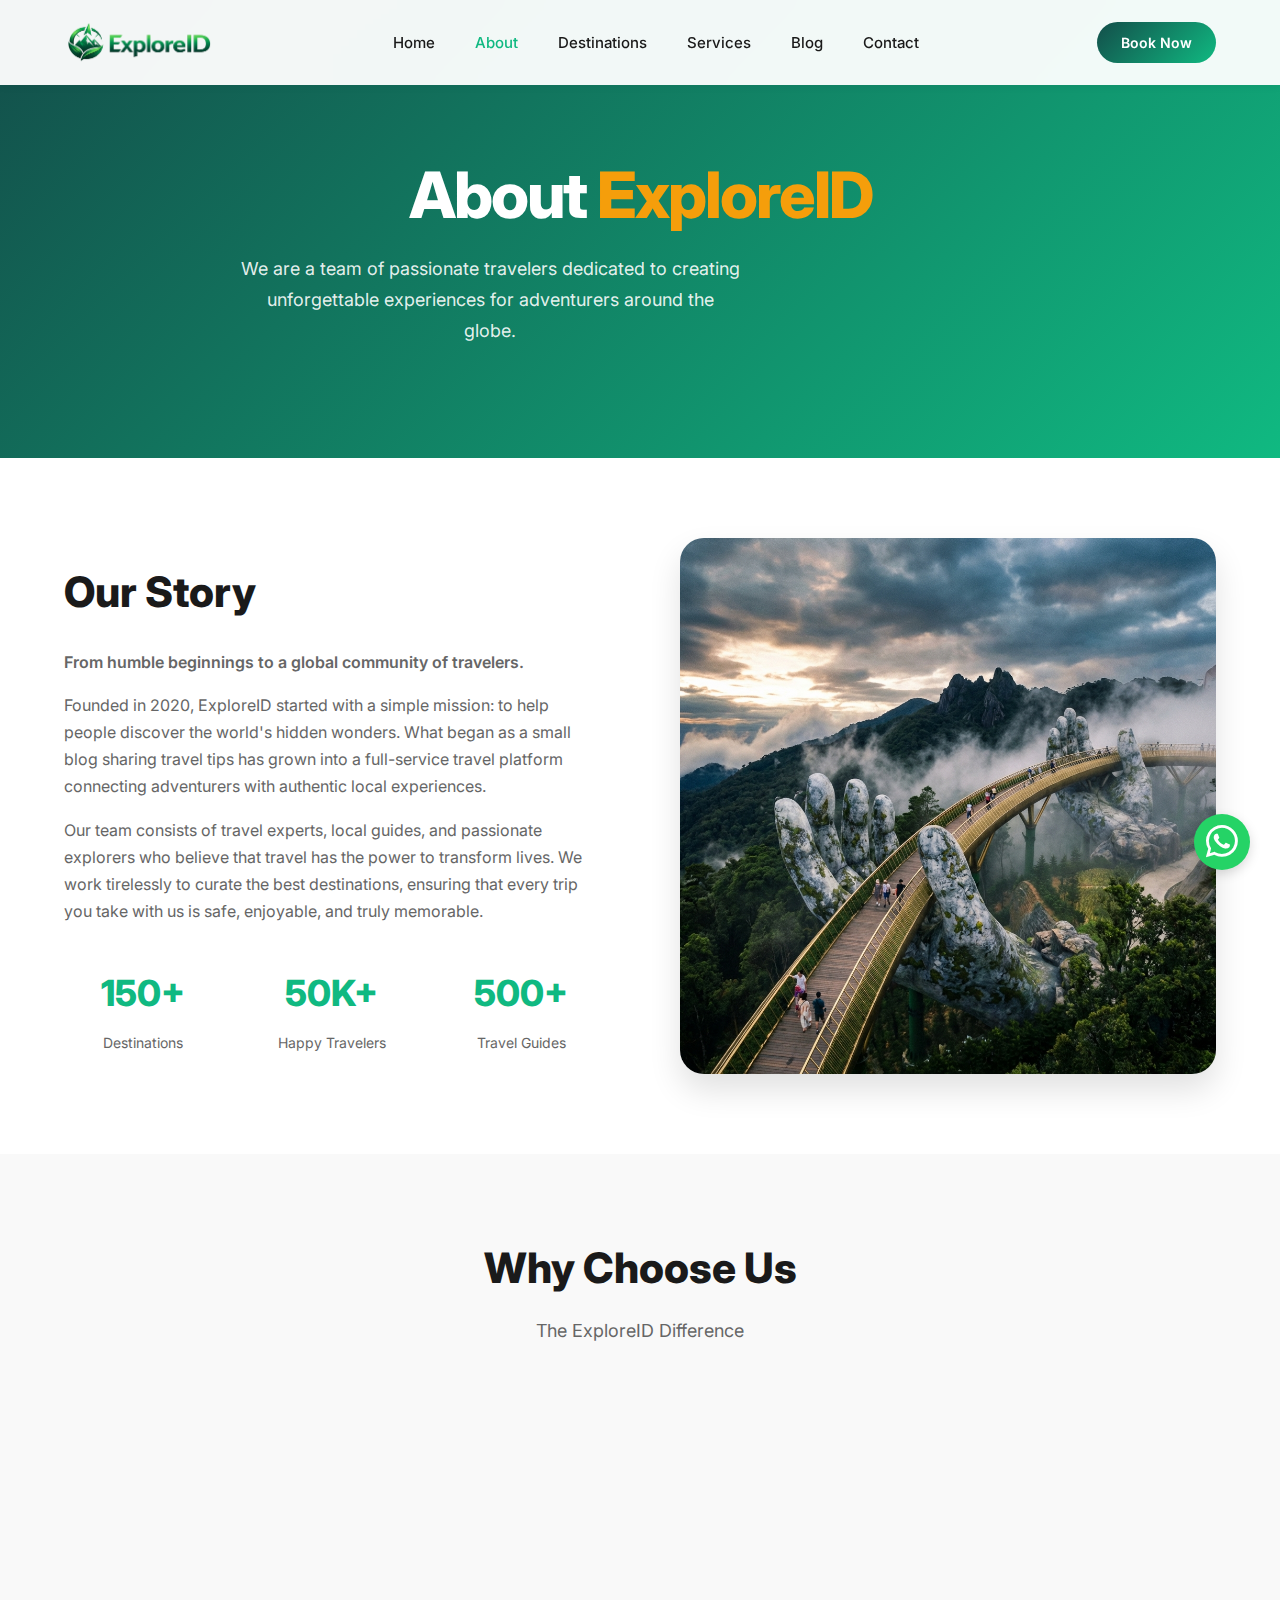
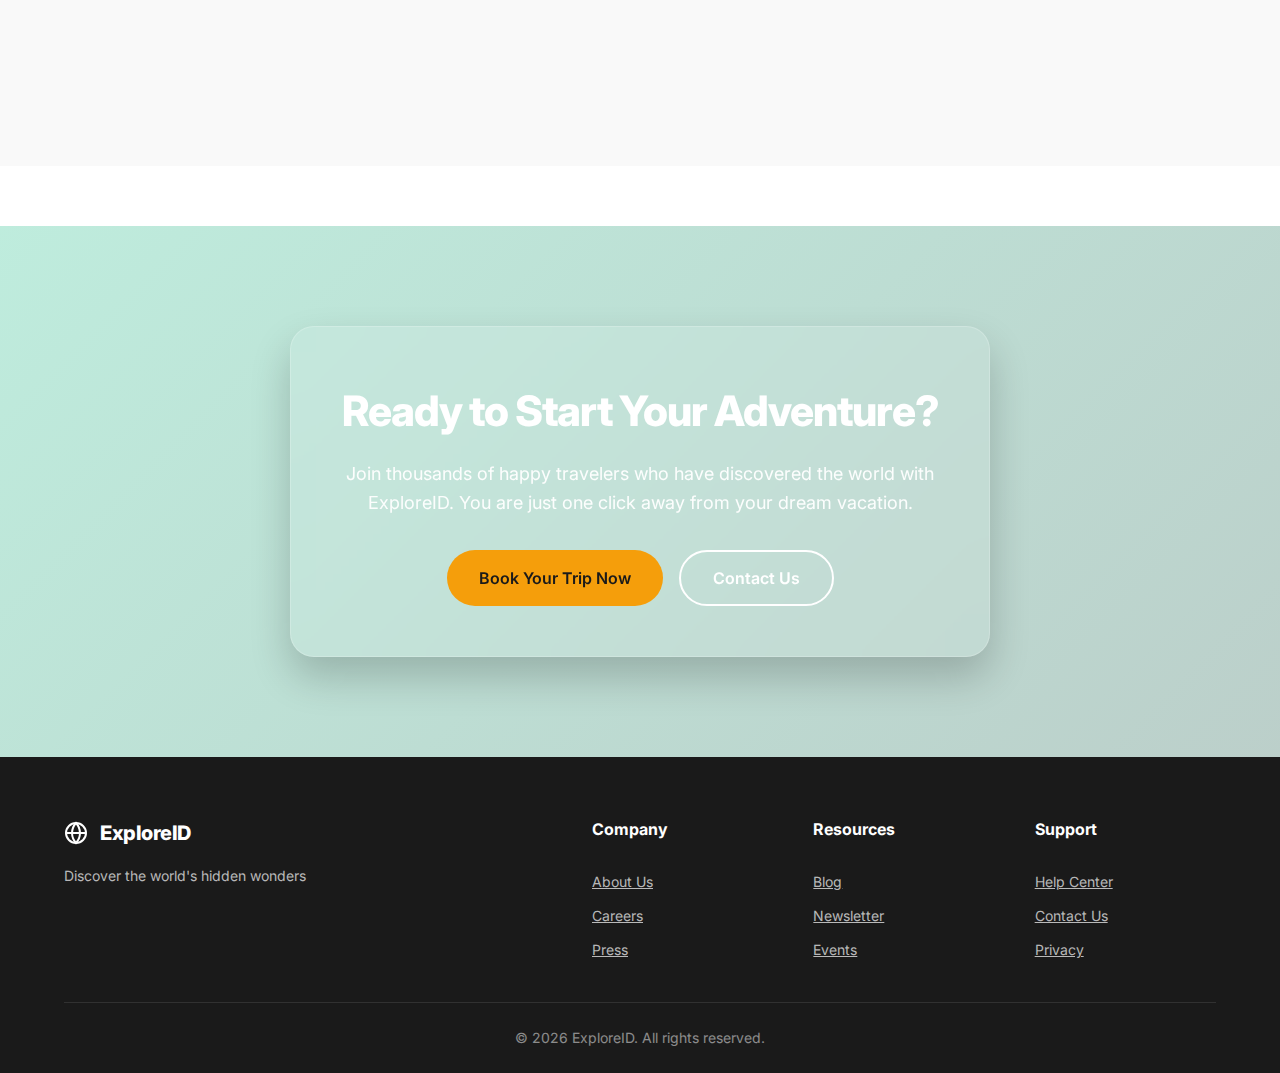
<file: about.html>
<!DOCTYPE html>
<html lang="en">
<head>
    <meta charset="UTF-8">
    <meta name="viewport" content="width=device-width, initial-scale=1.0">
    <title>About Us - ExploreID</title>
    <meta name="description" content="Learn more about ExploreID, our mission, and why we are the best choice for your travel adventures.">
    <link rel="preconnect" href="https://fonts.googleapis.com">
    <link rel="preconnect" href="https://fonts.gstatic.com" crossorigin>
    <link href="https://fonts.googleapis.com/css2?family=Inter:wght@300;400;500;600;700;800&display=swap" rel="stylesheet">
    <link rel="stylesheet" href="style.css">
    <!-- Bootstrap Icons -->
    <link rel="stylesheet" href="https://cdn.jsdelivr.net/npm/bootstrap-icons@1.11.1/font/bootstrap-icons.css">
</head>
<body>
    <!-- Header -->
    <header class="header">
        <div class="container">
            <div class="header-content">
                <div class="logo">
                     <a href="index.html">
                        <img src="images/logo.png" alt="ExploreID">
                    </a>
                </div>
                
                <nav class="nav desktop-nav">
                    <a href="index.html">Home</a>
                    <a href="about.html" class="active">About</a>
                    <a href="destinations.html">Destinations</a>
                    <a href="services.html">Services</a>
                    <a href="blog.html">Blog</a>
                    <a href="contact.html">Contact</a>
                </nav>

                <div class="header-actions">
                    <button class="btn-primary">Book Now</button>
                    <button class="mobile-menu-btn" aria-label="Menu">
                        <svg width="24" height="24" viewBox="0 0 24 24" fill="none" stroke="currentColor" stroke-width="2">
                            <line x1="3" y1="12" x2="21" y2="12"></line>
                            <line x1="3" y1="6" x2="21" y2="6"></line>
                            <line x1="3" y1="18" x2="21" y2="18"></line>
                        </svg>
                    </button>
                </div>
            </div>
        </div>
    </header>

    <!-- Mobile Menu -->
    <div class="mobile-menu">
        <nav class="mobile-nav">
            <a href="index.html">Home</a>
            <a href="about.html">About</a>
            <a href="destinations.html">Destinations</a>
            <a href="services.html">Services</a>
            <a href="blog.html">Blog</a>
            <a href="contact.html">Contact</a>
        </nav>
    </div>

    <!-- Page Hero -->
    <section class="hero" style="padding: 160px 0 80px; min-height: auto;">
        <div class="container">
            <div class="hero-text" style="text-align: center; max-width: 800px; margin: 0 auto;">
                <h1>About <span class="highlight">ExploreID</span></h1>
                <p>We are a team of passionate travelers dedicated to creating unforgettable experiences for adventurers around the globe.</p>
            </div>
        </div>
    </section>

    <!-- About Content -->
    <section class="about">
        <div class="container">
            <div class="about-content">
                <div class="about-text">
                    <h2>Our Story</h2>
                    <p class="about-lead">From humble beginnings to a global community of travelers.</p>
                    <p>Founded in 2020, ExploreID started with a simple mission: to help people discover the world's hidden wonders. What began as a small blog sharing travel tips has grown into a full-service travel platform connecting adventurers with authentic local experiences.</p>
                    <p>Our team consists of travel experts, local guides, and passionate explorers who believe that travel has the power to transform lives. We work tirelessly to curate the best destinations, ensuring that every trip you take with us is safe, enjoyable, and truly memorable.</p>
                    <div class="about-stats">
                        <div class="stat">
                            <h3>150+</h3>
                            <p>Destinations</p>
                        </div>
                        <div class="stat">
                            <h3>50K+</h3>
                            <p>Happy Travelers</p>
                        </div>
                        <div class="stat">
                            <h3>500+</h3>
                            <p>Travel Guides</p>
                        </div>
                    </div>
                </div>
                <div class="about-image">
                    <img src="images/golden_bridge_1769483093543.png" alt="About ExploreID">
                </div>
            </div>
        </div>
    </section>

    <!-- Advantages Section -->
    <section class="services" style="background: var(--bg-cream);">
        <div class="container">
            <h2>Why Choose Us</h2>
            <p class="section-subtitle">The ExploreID Difference</p>
            
            <div class="services-grid">
                <div class="service-card">
                    <div class="service-icon">
                        <i class="bi bi-people-fill"></i>
                    </div>
                    <h3>Expert Guides</h3>
                    <p>Our local guides are passionate experts who know their regions inside out, providing you with authentic insights.</p>
                </div>

                <div class="service-card">
                    <div class="service-icon">
                        <i class="bi bi-tag-fill"></i>
                    </div>
                    <h3>Best Prices</h3>
                    <p>We work directly with local providers to offer you the best possible rates without compromising on quality.</p>
                </div>

                <div class="service-card">
                    <div class="service-icon">
                        <i class="bi bi-headset"></i>
                    </div>
                    <h3>24/7 Support</h3>
                    <p>Our dedicated support team is available round the clock to assist you with any questions or emergencies.</p>
                </div>
            </div>
        </div>
    </section>

    <!-- CTA Section -->
    <section class="cta-section">
        <div class="container">
            <div class="cta-content">
                <h2>Ready to Start Your Adventure?</h2>
                <p>Join thousands of happy travelers who have discovered the world with ExploreID. You are just one click away from your dream vacation.</p>
                <div class="cta-buttons">
                    <button class="btn-cta">Book Your Trip Now</button>
                    <button class="btn-outline-white">Contact Us</button>
                </div>
            </div>
        </div>
    </section>

    <!-- Footer -->
    <footer class="footer">
        <div class="container">
            <div class="footer-content">
                <div class="footer-brand">
                    <div class="logo">
                        <svg width="24" height="24" viewBox="0 0 24 24" fill="none" xmlns="http://www.w3.org/2000/svg">
                            <circle cx="12" cy="12" r="10" stroke="#10B981" stroke-width="2"/>
                            <path d="M2 12h20M12 2a15.3 15.3 0 0 1 4 10 15.3 15.3 0 0 1-4 10 15.3 15.3 0 0 1-4-10 15.3 15.3 0 0 1 4-10z" stroke="#10B981" stroke-width="2"/>
                        </svg>
                        <span>ExploreID</span>
                    </div>
                    <p>Discover the world's hidden wonders</p>
                </div>
                
                <div class="footer-links">
                    <div class="footer-column">
                        <h4>Company</h4>
                        <a href="about.html">About Us</a>
                        <a href="#">Careers</a>
                        <a href="#">Press</a>
                    </div>
                    <div class="footer-column">
                        <h4>Resources</h4>
                        <a href="blog.html">Blog</a>
                        <a href="#">Newsletter</a>
                        <a href="#">Events</a>
                    </div>
                    <div class="footer-column">
                        <h4>Support</h4>
                        <a href="#">Help Center</a>
                        <a href="contact.html">Contact Us</a>
                        <a href="#">Privacy</a>
                    </div>
                </div>
            </div>
            <div class="footer-bottom">
                <p>&copy; 2026 ExploreID. All rights reserved.</p>
            </div>
        </div>
    </footer>

    <!-- Floating Buttons -->
    <div class="floating-buttons">
        <button id="scrollToTopBtn" class="scroll-top-btn" aria-label="Scroll to top">
            <i class="bi bi-arrow-up"></i>
        </button>
        <a href="https://wa.me/1234567890" class="whatsapp-btn" target="_blank" aria-label="Chat on WhatsApp">
            <i class="bi bi-whatsapp"></i>
        </a>
    </div>

    <script src="script.js"></script>
</body>
</html>
</file>
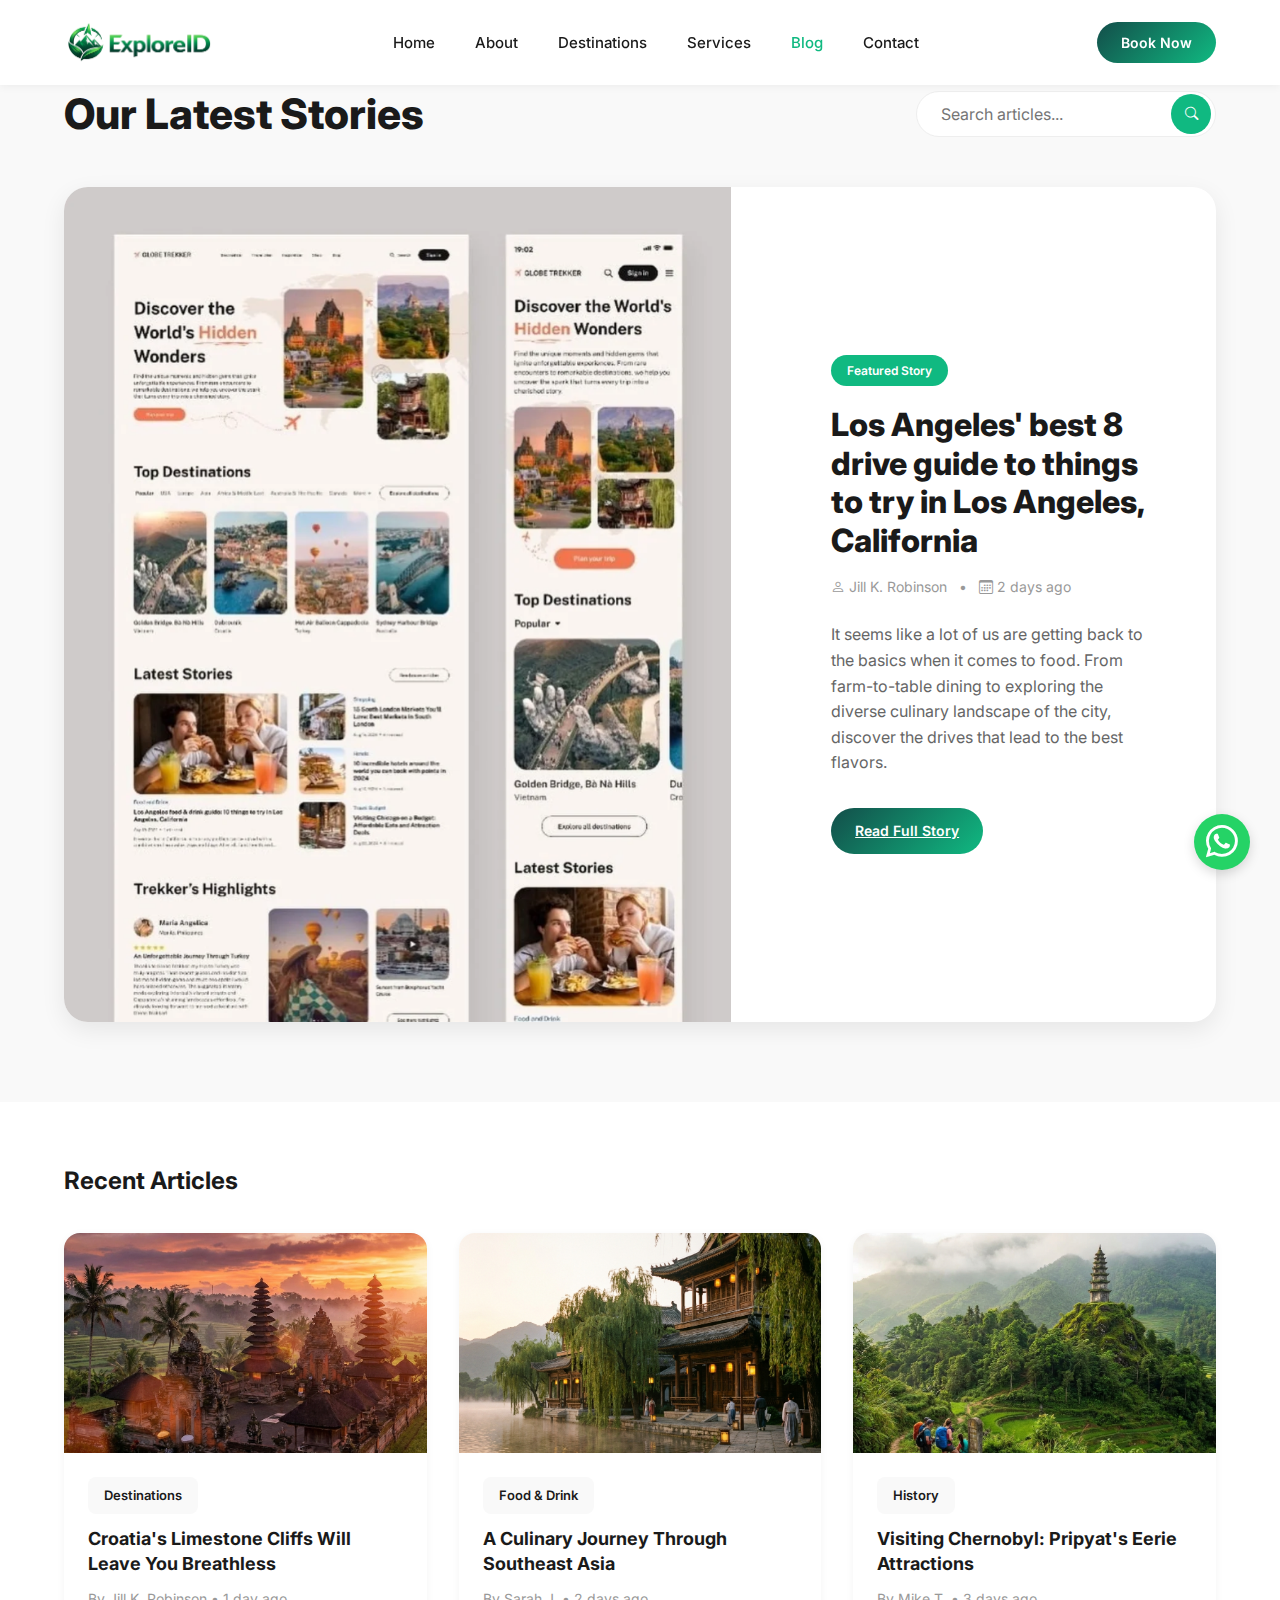
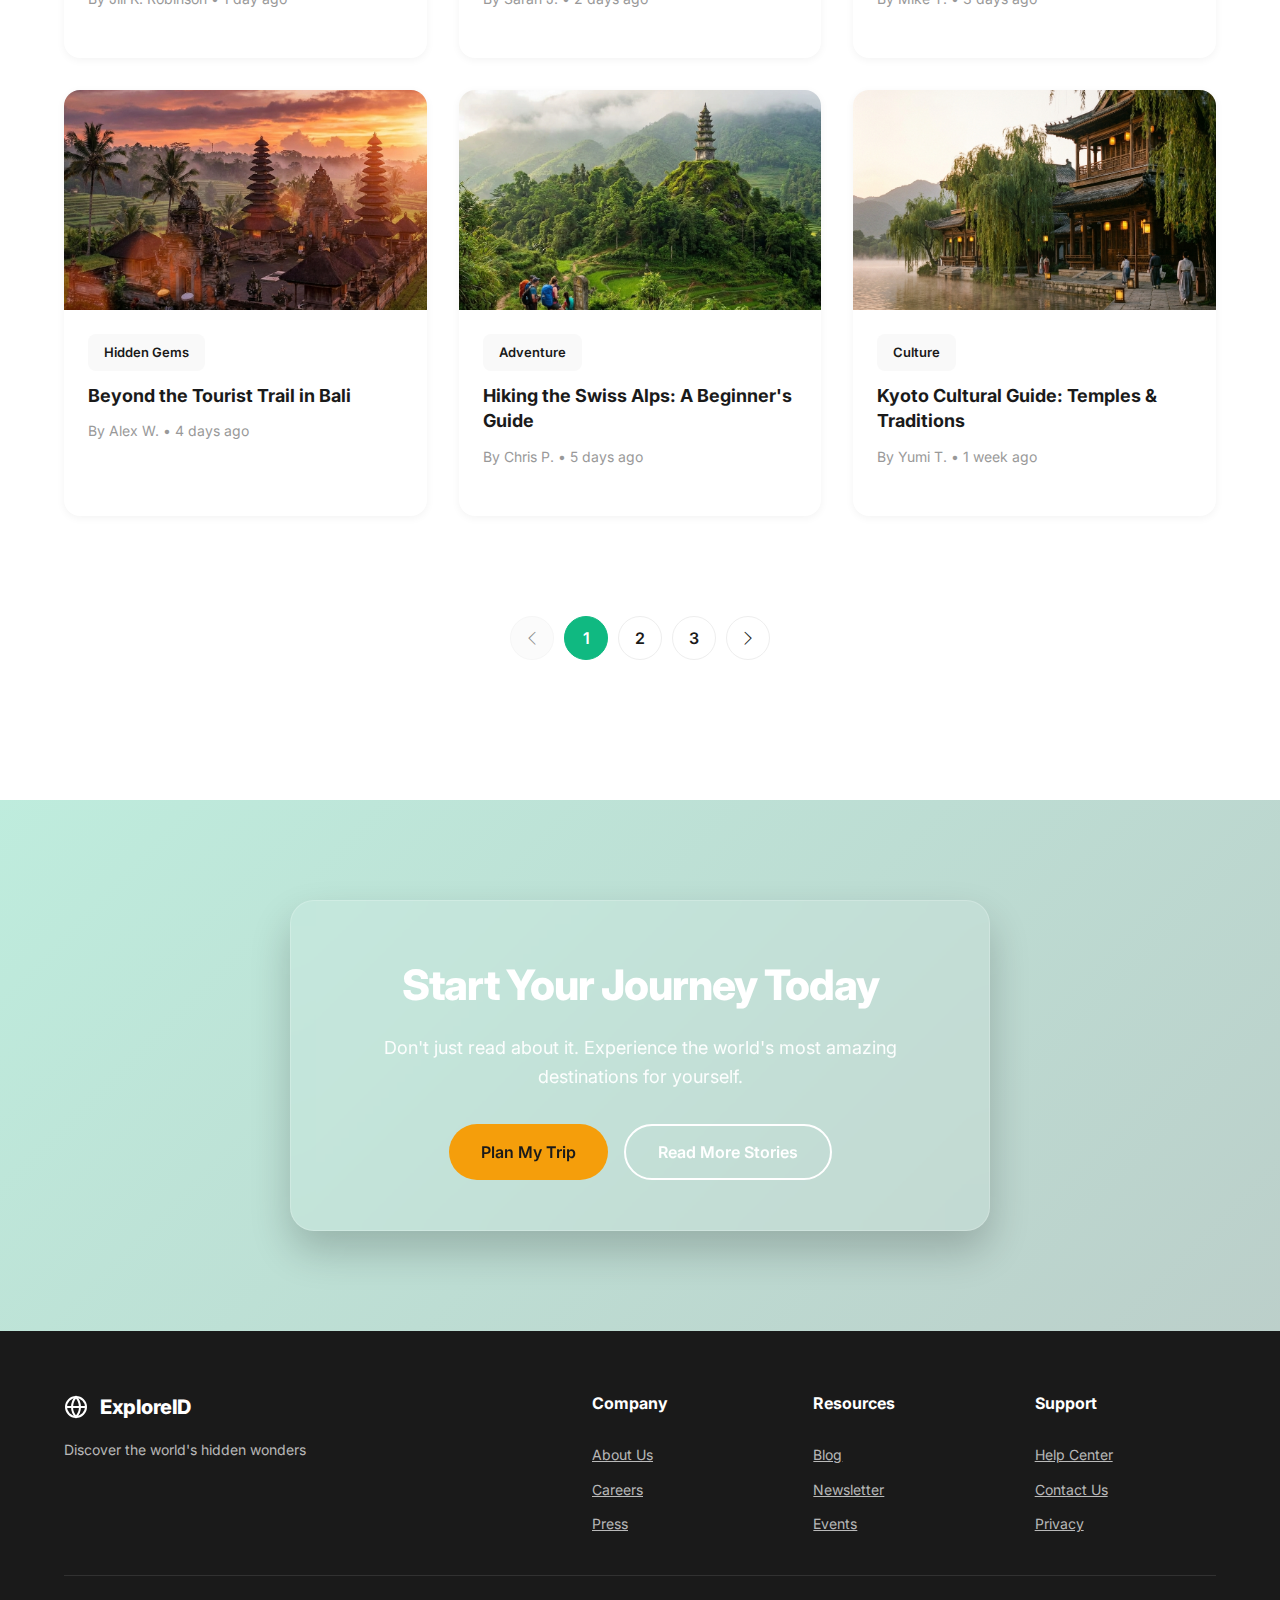
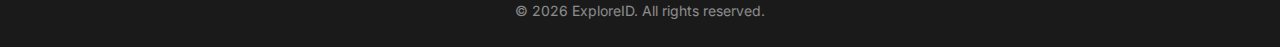
<file: blog.html>
<!DOCTYPE html>
<html lang="en">
<head>
    <meta charset="UTF-8">
    <meta name="viewport" content="width=device-width, initial-scale=1.0">
    <title>Travel Blog - ExploreID</title>
    <meta name="description" content="Read inspiring travel stories, tips, and guides from our expert explorers.">
    <link rel="preconnect" href="https://fonts.googleapis.com">
    <link rel="preconnect" href="https://fonts.gstatic.com" crossorigin>
    <link href="https://fonts.googleapis.com/css2?family=Inter:wght@300;400;500;600;700;800&display=swap" rel="stylesheet">
    <link rel="stylesheet" href="style.css">
    <!-- Bootstrap Icons -->
    <link rel="stylesheet" href="https://cdn.jsdelivr.net/npm/bootstrap-icons@1.11.1/font/bootstrap-icons.css">
</head>
<body>
    <!-- Header -->
    <header class="header">
        <div class="container">
            <div class="header-content">
                <div class="logo">
                     <a href="index.html">
                        <img src="images/logo.png" alt="ExploreID">
                    </a>
                </div>
                
                <nav class="nav desktop-nav">
                    <a href="index.html">Home</a>
                    <a href="about.html">About</a>
                    <a href="destinations.html">Destinations</a>
                    <a href="services.html">Services</a>
                    <a href="blog.html" class="active">Blog</a>
                    <a href="contact.html">Contact</a>
                </nav>

                <div class="header-actions">
                    <button class="btn-primary">Book Now</button>
                    <button class="mobile-menu-btn" aria-label="Menu">
                        <svg width="24" height="24" viewBox="0 0 24 24" fill="none" stroke="currentColor" stroke-width="2">
                            <line x1="3" y1="12" x2="21" y2="12"></line>
                            <line x1="3" y1="6" x2="21" y2="6"></line>
                            <line x1="3" y1="18" x2="21" y2="18"></line>
                        </svg>
                    </button>
                </div>
            </div>
        </div>
    </header>

    <!-- Mobile Menu -->
    <div class="mobile-menu">
        <nav class="mobile-nav">
            <a href="index.html">Home</a>
            <a href="about.html">About</a>
            <a href="destinations.html">Destinations</a>
            <a href="services.html">Services</a>
            <a href="blog.html">Blog</a>
            <a href="contact.html">Contact</a>
        </nav>
    </div>

    <!-- Blog Header / Featured Section -->
    <section class="blog-hero">
        <div class="container">
            <div class="section-header" style="margin-bottom: 40px;">
                <h2>Our Latest Stories</h2>
                <div class="search-box">
                    <input type="text" id="blogSearch" class="search-input" placeholder="Search articles...">
                    <button class="search-btn"><i class="bi bi-search"></i></button>
                </div>
            </div>

            <!-- Featured Article -->
            <article class="blog-featured-card story-item" data-title="Los Angeles' best 8 drive guide">
                <div class="blog-featured-image">
                    <img src="images/uploaded_media_1769482816014.png" alt="Los Angeles Road Trip">
                </div>
                <div class="blog-featured-content">
                    <span class="blog-tag">Featured Story</span>
                    <h2>Los Angeles' best 8 drive guide to things to try in Los Angeles, California</h2>
                    <div class="blog-meta">
                        <span><i class="bi bi-person"></i> Jill K. Robinson</span>
                        <span style="margin: 0 8px;">•</span>
                        <span><i class="bi bi-calendar3"></i> 2 days ago</span>
                    </div>
                    <p style="color: var(--text-gray); margin-bottom: 32px; font-size: 16px; line-height: 1.6;">
                        It seems like a lot of us are getting back to the basics when it comes to food. From farm-to-table dining to exploring the diverse culinary landscape of the city, discover the drives that lead to the best flavors.
                    </p>
                    <a href="#" class="btn-primary" style="width: fit-content;">Read Full Story</a>
                </div>
            </article>
        </div>
    </section>

    <!-- Blog Grid -->
    <section class="stories" style="padding: 0 0 80px; background: transparent;">
        <div class="container">
            <h3 style="font-size: 24px; font-weight: 700; margin-bottom: 32px; color: var(--text-dark);">Recent Articles</h3>
            
            <div class="blog-grid-modern" id="blogGrid">
                
                <!-- Article 1 -->
                <article class="blog-card-modern story-item" data-title="Croatia's Limestone Cliffs">
                    <div class="blog-card-image">
                        <img src="images/temple_sunset_1769483034053.png" alt="Croatia">
                    </div>
                    <div class="blog-card-content">
                        <span class="story-category" style="position: static; margin-bottom: 12px; display: inline-block; background: var(--bg-cream); border-radius: 8px;">Destinations</span>
                        <h3>Croatia's Limestone Cliffs Will Leave You Breathless</h3>
                        <p class="blog-meta">By Jill K. Robinson • 1 day ago</p>
                    </div>
                </article>

                <!-- Article 2 -->
                <article class="blog-card-modern story-item" data-title="Food around the world">
                    <div class="blog-card-image">
                        <img src="images/wooden_house_1769483072964.png" alt="Food">
                    </div>
                    <div class="blog-card-content">
                        <span class="story-category" style="position: static; margin-bottom: 12px; display: inline-block; background: var(--bg-cream); border-radius: 8px;">Food & Drink</span>
                        <h3>A Culinary Journey Through Southeast Asia</h3>
                        <p class="blog-meta">By Sarah J. • 2 days ago</p>
                    </div>
                </article>

                <!-- Article 3 -->
                <article class="blog-card-modern story-item" data-title="Visiting Chernobyl">
                    <div class="blog-card-image">
                        <img src="images/mountain_temple_1769483052016.png" alt="Chernobyl">
                    </div>
                    <div class="blog-card-content">
                        <span class="story-category" style="position: static; margin-bottom: 12px; display: inline-block; background: var(--bg-cream); border-radius: 8px;">History</span>
                        <h3>Visiting Chernobyl: Pripyat's Eerie Attractions</h3>
                        <p class="blog-meta">By Mike T. • 3 days ago</p>
                    </div>
                </article>

                <!-- Article 4 -->
                <article class="blog-card-modern story-item" data-title="Hidden Gems of Bali">
                    <div class="blog-card-image">
                        <img src="images/temple_sunset_1769483034053.png" alt="Bali">
                    </div>
                    <div class="blog-card-content">
                        <span class="story-category" style="position: static; margin-bottom: 12px; display: inline-block; background: var(--bg-cream); border-radius: 8px;">Hidden Gems</span>
                        <h3>Beyond the Tourist Trail in Bali</h3>
                        <p class="blog-meta">By Alex W. • 4 days ago</p>
                    </div>
                </article>

                <!-- Article 5 -->
                <article class="blog-card-modern story-item" data-title="Swiss Alps Adventure">
                    <div class="blog-card-image">
                        <img src="images/mountain_temple_1769483052016.png" alt="Swiss Alps">
                    </div>
                    <div class="blog-card-content">
                        <span class="story-category" style="position: static; margin-bottom: 12px; display: inline-block; background: var(--bg-cream); border-radius: 8px;">Adventure</span>
                        <h3>Hiking the Swiss Alps: A Beginner's Guide</h3>
                        <p class="blog-meta">By Chris P. • 5 days ago</p>
                    </div>
                </article>

                 <!-- Article 6 -->
                 <article class="blog-card-modern story-item" data-title="Kyoto Cultural Guide">
                    <div class="blog-card-image">
                        <img src="images/wooden_house_1769483072964.png" alt="Kyoto">
                    </div>
                    <div class="blog-card-content">
                        <span class="story-category" style="position: static; margin-bottom: 12px; display: inline-block; background: var(--bg-cream); border-radius: 8px;">Culture</span>
                        <h3>Kyoto Cultural Guide: Temples & Traditions</h3>
                        <p class="blog-meta">By Yumi T. • 1 week ago</p>
                    </div>
                </article>

            </div>

            <!-- Pagination -->
            <div class="pagination-container" style="display: flex; justify-content: center; gap: 10px; margin-top: 60px;">
                <button class="pagination-btn prev-btn" disabled><i class="bi bi-chevron-left"></i></button>
                <div class="pagination-numbers">
                    <button class="pagination-btn active" data-page="1">1</button>
                    <button class="pagination-btn" data-page="2">2</button>
                    <button class="pagination-btn" data-page="3">3</button>
                </div>
                <button class="pagination-btn next-btn"><i class="bi bi-chevron-right"></i></button>
            </div>
        </div>
    </section>

    <!-- CTA Section -->
    <section class="cta-section">
        <div class="container">
            <div class="cta-content">
                <h2>Start Your Journey Today</h2>
                <p>Don't just read about it. Experience the world's most amazing destinations for yourself.</p>
                <div class="cta-buttons">
                    <button class="btn-cta">Plan My Trip</button>
                    <button class="btn-outline-white">Read More Stories</button>
                </div>
            </div>
        </div>
    </section>

    <!-- Footer -->
    <footer class="footer">
        <div class="container">
            <div class="footer-content">
                <div class="footer-brand">
                    <div class="logo">
                        <svg width="24" height="24" viewBox="0 0 24 24" fill="none" xmlns="http://www.w3.org/2000/svg">
                            <circle cx="12" cy="12" r="10" stroke="#10B981" stroke-width="2"/>
                            <path d="M2 12h20M12 2a15.3 15.3 0 0 1 4 10 15.3 15.3 0 0 1-4 10 15.3 15.3 0 0 1-4-10 15.3 15.3 0 0 1 4-10z" stroke="#10B981" stroke-width="2"/>
                        </svg>
                        <span>ExploreID</span>
                    </div>
                    <p>Discover the world's hidden wonders</p>
                </div>
                
                <div class="footer-links">
                    <div class="footer-column">
                        <h4>Company</h4>
                        <a href="about.html">About Us</a>
                        <a href="#">Careers</a>
                        <a href="#">Press</a>
                    </div>
                    <div class="footer-column">
                        <h4>Resources</h4>
                        <a href="blog.html">Blog</a>
                        <a href="#">Newsletter</a>
                        <a href="#">Events</a>
                    </div>
                    <div class="footer-column">
                        <h4>Support</h4>
                        <a href="#">Help Center</a>
                        <a href="contact.html">Contact Us</a>
                        <a href="#">Privacy</a>
                    </div>
                </div>
            </div>
            <div class="footer-bottom">
                <p>&copy; 2026 ExploreID. All rights reserved.</p>
            </div>
        </div>
    </footer>

    <!-- Floating Buttons -->
    <div class="floating-buttons">
        <button id="scrollToTopBtn" class="scroll-top-btn" aria-label="Scroll to top">
            <i class="bi bi-arrow-up"></i>
        </button>
        <a href="https://wa.me/1234567890" class="whatsapp-btn" target="_blank" aria-label="Chat on WhatsApp">
            <i class="bi bi-whatsapp"></i>
        </a>
    </div>

    <script src="script.js"></script>
</body>
</html>
</file>
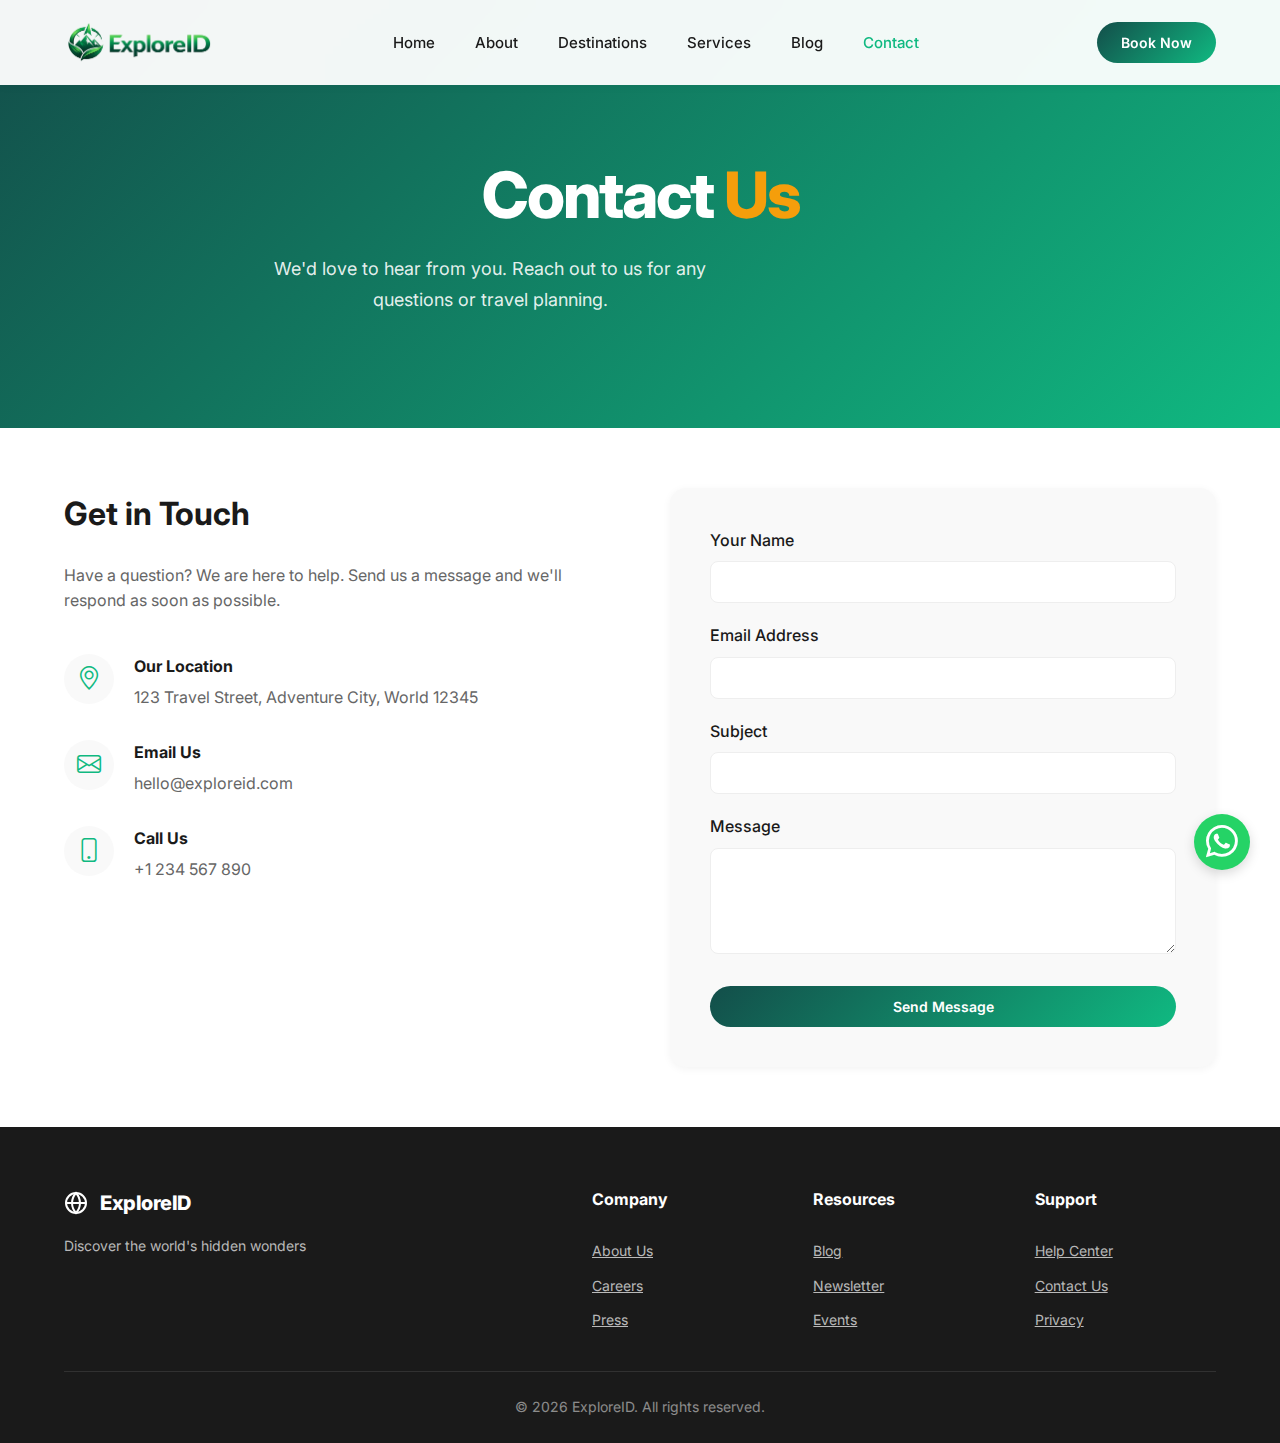
<file: contact.html>
<!DOCTYPE html>
<html lang="en">
<head>
    <meta charset="UTF-8">
    <meta name="viewport" content="width=device-width, initial-scale=1.0">
    <title>Contact Us - ExploreID</title>
    <meta name="description" content="Get in touch with ExploreID for any inquiries, bookings, or support. We are here to help you plan your perfect trip.">
    <link rel="preconnect" href="https://fonts.googleapis.com">
    <link rel="preconnect" href="https://fonts.gstatic.com" crossorigin>
    <link href="https://fonts.googleapis.com/css2?family=Inter:wght@300;400;500;600;700;800&display=swap" rel="stylesheet">
    <link rel="stylesheet" href="style.css">
    <!-- Bootstrap Icons -->
    <link rel="stylesheet" href="https://cdn.jsdelivr.net/npm/bootstrap-icons@1.11.1/font/bootstrap-icons.css">
</head>
<body>
    <!-- Header -->
    <header class="header">
        <div class="container">
            <div class="header-content">
                <div class="logo">
                     <a href="index.html">
                        <img src="images/logo.png" alt="ExploreID">
                    </a>
                </div>
                
                <nav class="nav desktop-nav">
                    <a href="index.html">Home</a>
                    <a href="about.html">About</a>
                    <a href="destinations.html">Destinations</a>
                    <a href="services.html">Services</a>
                    <a href="blog.html">Blog</a>
                    <a href="contact.html" class="active">Contact</a>
                </nav>

                <div class="header-actions">
                    <button class="btn-primary">Book Now</button>
                    <button class="mobile-menu-btn" aria-label="Menu">
                        <svg width="24" height="24" viewBox="0 0 24 24" fill="none" stroke="currentColor" stroke-width="2">
                            <line x1="3" y1="12" x2="21" y2="12"></line>
                            <line x1="3" y1="6" x2="21" y2="6"></line>
                            <line x1="3" y1="18" x2="21" y2="18"></line>
                        </svg>
                    </button>
                </div>
            </div>
        </div>
    </header>

    <!-- Mobile Menu -->
    <div class="mobile-menu">
        <nav class="mobile-nav">
            <a href="index.html">Home</a>
            <a href="about.html">About</a>
            <a href="destinations.html">Destinations</a>
            <a href="services.html">Services</a>
            <a href="blog.html">Blog</a>
            <a href="contact.html">Contact</a>
        </nav>
    </div>

    <!-- Page Hero -->
    <section class="hero" style="padding: 160px 0 80px; min-height: auto;">
        <div class="container">
            <div class="hero-text" style="text-align: center; max-width: 800px; margin: 0 auto;">
                <h1>Contact <span class="highlight">Us</span></h1>
                <p>We'd love to hear from you. Reach out to us for any questions or travel planning.</p>
            </div>
        </div>
    </section>

    <!-- Contact Section -->
    <section class="contact-section" style="padding: 60px 0; background: var(--bg-white);">
        <div class="container">
            <div class="contact-container" style="display: grid; grid-template-columns: 1fr 1fr; gap: 60px;">
                
                <!-- Contact Info -->
                <div class="contact-info">
                    <h2>Get in Touch</h2>
                    <p style="margin-bottom: 40px; color: var(--text-gray);">Have a question? We are here to help. Send us a message and we'll respond as soon as possible.</p>
                    
                    <div class="info-item" style="display: flex; gap: 20px; margin-bottom: 30px;">
                        <div class="info-icon" style="width: 50px; height: 50px; background: var(--bg-cream); border-radius: 50%; display: flex; align-items: center; justify-content: center; color: var(--primary-color); font-size: 24px;">
                            <i class="bi bi-geo-alt"></i>
                        </div>
                        <div class="info-content">
                            <h4 style="margin-bottom: 5px;">Our Location</h4>
                            <p style="color: var(--text-gray);">123 Travel Street, Adventure City, World 12345</p>
                        </div>
                    </div>

                    <div class="info-item" style="display: flex; gap: 20px; margin-bottom: 30px;">
                        <div class="info-icon" style="width: 50px; height: 50px; background: var(--bg-cream); border-radius: 50%; display: flex; align-items: center; justify-content: center; color: var(--primary-color); font-size: 24px;">
                            <i class="bi bi-envelope"></i>
                        </div>
                        <div class="info-content">
                            <h4 style="margin-bottom: 5px;">Email Us</h4>
                            <p style="color: var(--text-gray);">hello@exploreid.com</p>
                        </div>
                    </div>

                    <div class="info-item" style="display: flex; gap: 20px; margin-bottom: 30px;">
                        <div class="info-icon" style="width: 50px; height: 50px; background: var(--bg-cream); border-radius: 50%; display: flex; align-items: center; justify-content: center; color: var(--primary-color); font-size: 24px;">
                            <i class="bi bi-phone"></i>
                        </div>
                        <div class="info-content">
                            <h4 style="margin-bottom: 5px;">Call Us</h4>
                            <p style="color: var(--text-gray);">+1 234 567 890</p>
                        </div>
                    </div>
                </div>

                <!-- Contact Form -->
                <div class="contact-form-wrapper" style="background: var(--bg-cream); padding: 40px; border-radius: 16px;">
                    <form id="contactForm">
                        <div class="form-group" style="margin-bottom: 20px;">
                            <label for="name" style="display: block; margin-bottom: 8px; font-weight: 500;">Your Name</label>
                            <input type="text" id="name" required style="width: 100%; padding: 12px; border: 1px solid var(--border-color); border-radius: 8px; font-family: inherit;">
                        </div>
                        <div class="form-group" style="margin-bottom: 20px;">
                            <label for="email" style="display: block; margin-bottom: 8px; font-weight: 500;">Email Address</label>
                            <input type="email" id="email" required style="width: 100%; padding: 12px; border: 1px solid var(--border-color); border-radius: 8px; font-family: inherit;">
                        </div>
                        <div class="form-group" style="margin-bottom: 20px;">
                            <label for="subject" style="display: block; margin-bottom: 8px; font-weight: 500;">Subject</label>
                            <input type="text" id="subject" required style="width: 100%; padding: 12px; border: 1px solid var(--border-color); border-radius: 8px; font-family: inherit;">
                        </div>
                        <div class="form-group" style="margin-bottom: 24px;">
                            <label for="message" style="display: block; margin-bottom: 8px; font-weight: 500;">Message</label>
                            <textarea id="message" rows="5" required style="width: 100%; padding: 12px; border: 1px solid var(--border-color); border-radius: 8px; font-family: inherit; resize: vertical;"></textarea>
                        </div>
                        <button type="submit" class="btn-primary" style="width: 100%; border: none;">Send Message</button>
                    </form>
                </div>
            </div>
        </div>
    </section>

    <!-- Footer -->
    <footer class="footer">
        <div class="container">
            <div class="footer-content">
                <div class="footer-brand">
                    <div class="logo">
                        <svg width="24" height="24" viewBox="0 0 24 24" fill="none" xmlns="http://www.w3.org/2000/svg">
                            <circle cx="12" cy="12" r="10" stroke="#10B981" stroke-width="2"/>
                            <path d="M2 12h20M12 2a15.3 15.3 0 0 1 4 10 15.3 15.3 0 0 1-4 10 15.3 15.3 0 0 1-4-10 15.3 15.3 0 0 1 4-10z" stroke="#10B981" stroke-width="2"/>
                        </svg>
                        <span>ExploreID</span>
                    </div>
                    <p>Discover the world's hidden wonders</p>
                </div>
                
                <div class="footer-links">
                    <div class="footer-column">
                        <h4>Company</h4>
                        <a href="about.html">About Us</a>
                        <a href="#">Careers</a>
                        <a href="#">Press</a>
                    </div>
                    <div class="footer-column">
                        <h4>Resources</h4>
                        <a href="blog.html">Blog</a>
                        <a href="#">Newsletter</a>
                        <a href="#">Events</a>
                    </div>
                    <div class="footer-column">
                        <h4>Support</h4>
                        <a href="#">Help Center</a>
                        <a href="contact.html">Contact Us</a>
                        <a href="#">Privacy</a>
                    </div>
                </div>
            </div>
            <div class="footer-bottom">
                <p>&copy; 2026 ExploreID. All rights reserved.</p>
            </div>
        </div>
    </footer>

    <!-- Floating Buttons -->
    <div class="floating-buttons">
        <button id="scrollToTopBtn" class="scroll-top-btn" aria-label="Scroll to top">
            <i class="bi bi-arrow-up"></i>
        </button>
        <a href="https://wa.me/1234567890" class="whatsapp-btn" target="_blank" aria-label="Chat on WhatsApp">
            <i class="bi bi-whatsapp"></i>
        </a>
    </div>

    <script src="script.js"></script>
</body>
</html>
</file>
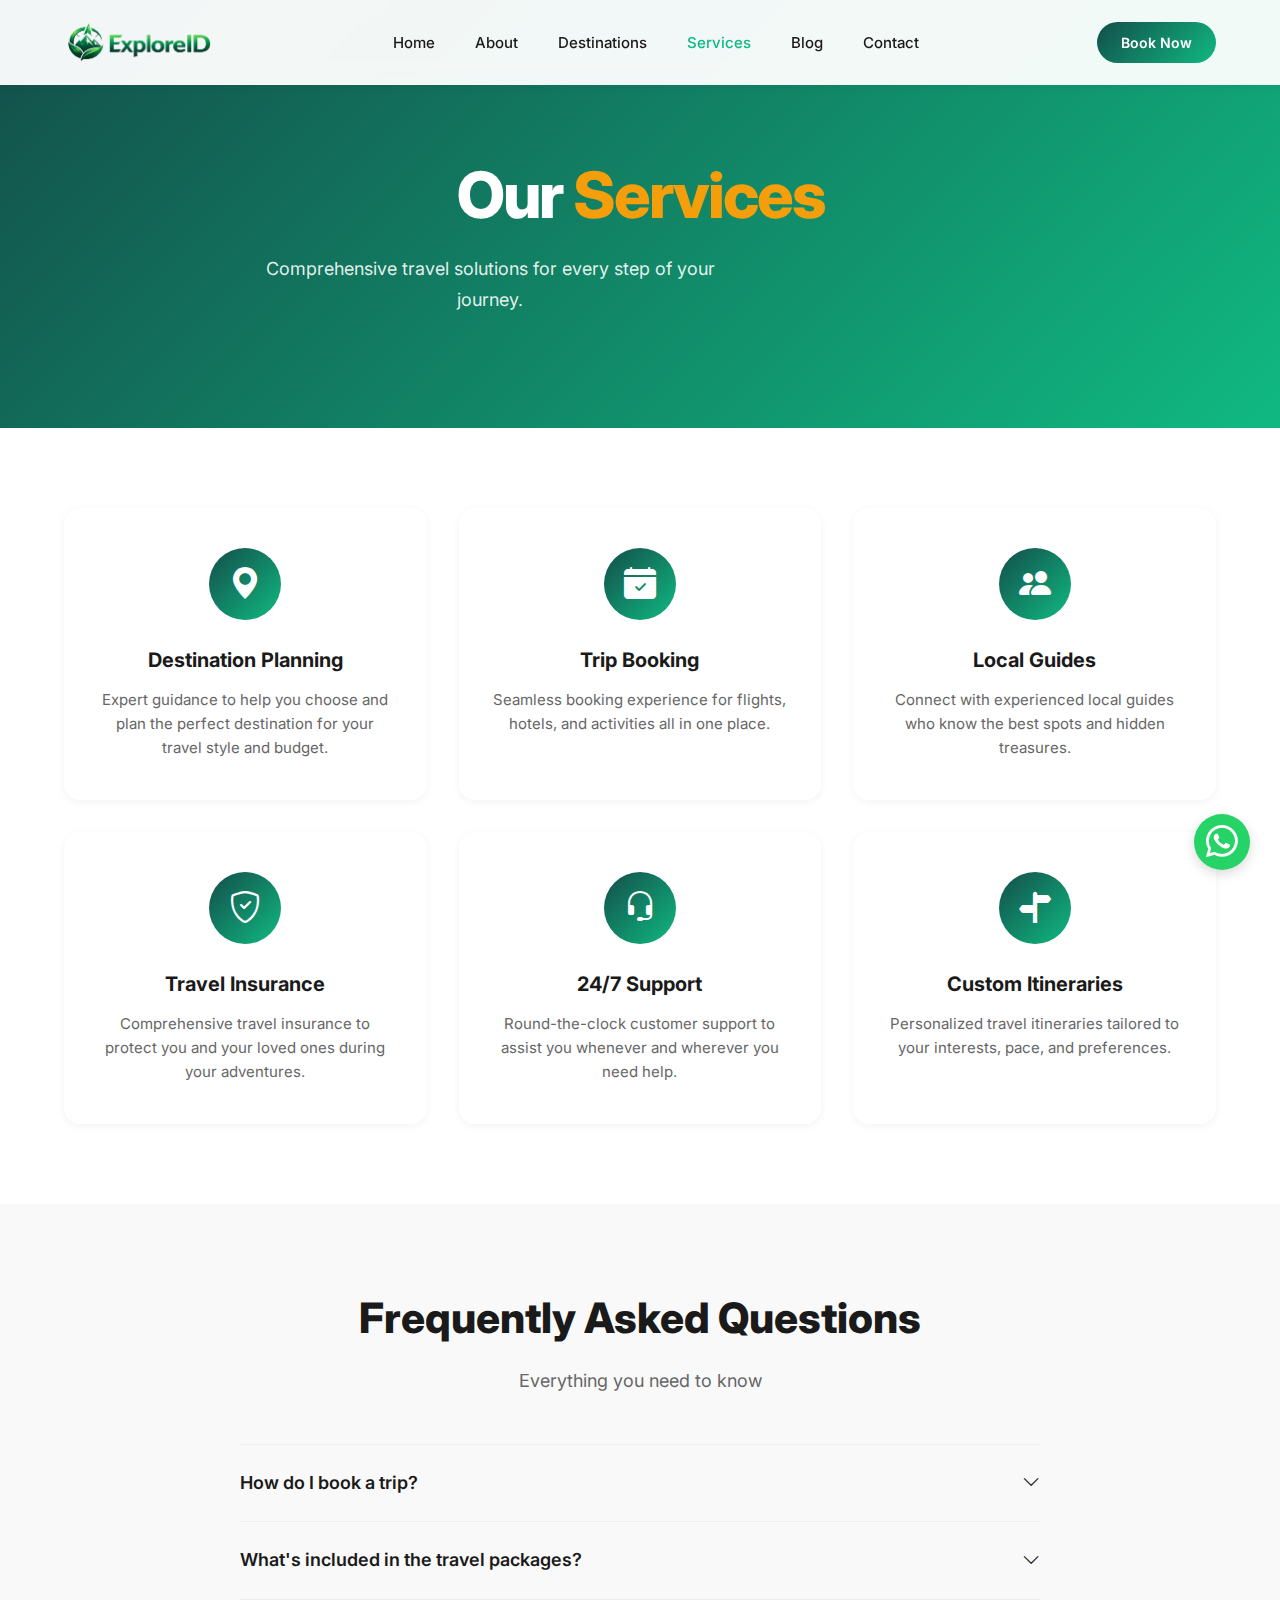
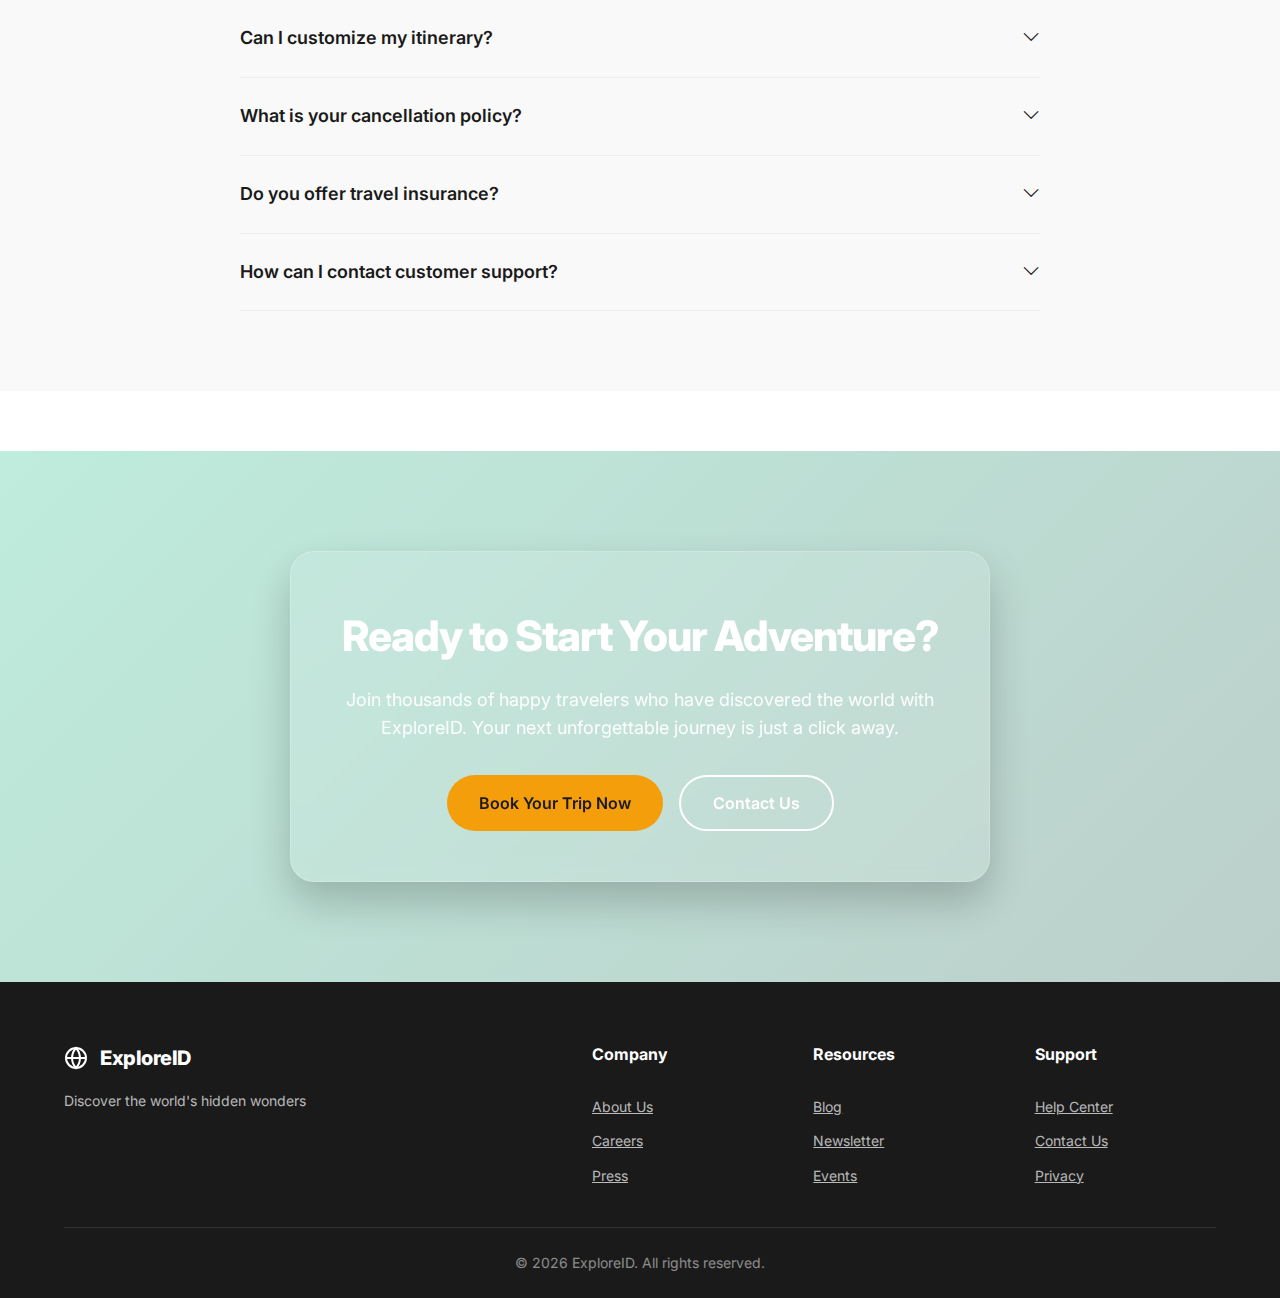
<file: services.html>
<!DOCTYPE html>
<html lang="en">
<head>
    <meta charset="UTF-8">
    <meta name="viewport" content="width=device-width, initial-scale=1.0">
    <title>Our Services - ExploreID</title>
    <meta name="description" content="Discover our range of travel services designed to make your journey seamless and unforgettable.">
    <link rel="preconnect" href="https://fonts.googleapis.com">
    <link rel="preconnect" href="https://fonts.gstatic.com" crossorigin>
    <link href="https://fonts.googleapis.com/css2?family=Inter:wght@300;400;500;600;700;800&display=swap" rel="stylesheet">
    <link rel="stylesheet" href="style.css">
    <!-- Bootstrap Icons -->
    <link rel="stylesheet" href="https://cdn.jsdelivr.net/npm/bootstrap-icons@1.11.1/font/bootstrap-icons.css">
</head>
<body>
    <!-- Header -->
    <header class="header">
        <div class="container">
            <div class="header-content">
                <div class="logo">
                     <a href="index.html">
                        <img src="images/logo.png" alt="ExploreID">
                    </a>
                </div>
                
                <nav class="nav desktop-nav">
                    <a href="index.html">Home</a>
                    <a href="about.html">About</a>
                    <a href="destinations.html">Destinations</a>
                    <a href="services.html" class="active">Services</a>
                    <a href="blog.html">Blog</a>
                    <a href="contact.html">Contact</a>
                </nav>

                <div class="header-actions">
                    <button class="btn-primary">Book Now</button>
                    <button class="mobile-menu-btn" aria-label="Menu">
                        <svg width="24" height="24" viewBox="0 0 24 24" fill="none" stroke="currentColor" stroke-width="2">
                            <line x1="3" y1="12" x2="21" y2="12"></line>
                            <line x1="3" y1="6" x2="21" y2="6"></line>
                            <line x1="3" y1="18" x2="21" y2="18"></line>
                        </svg>
                    </button>
                </div>
            </div>
        </div>
    </header>

    <!-- Mobile Menu -->
    <div class="mobile-menu">
        <nav class="mobile-nav">
            <a href="index.html">Home</a>
            <a href="about.html">About</a>
            <a href="destinations.html">Destinations</a>
            <a href="services.html">Services</a>
            <a href="blog.html">Blog</a>
            <a href="contact.html">Contact</a>
        </nav>
    </div>

    <!-- Page Hero -->
    <section class="hero" style="padding: 160px 0 80px; min-height: auto;">
        <div class="container">
            <div class="hero-text" style="text-align: center; max-width: 800px; margin: 0 auto;">
                <h1>Our <span class="highlight">Services</span></h1>
                <p>Comprehensive travel solutions for every step of your journey.</p>
            </div>
        </div>
    </section>

    <!-- Services Grid -->
    <section class="services" style="background: var(--bg-white);">
        <div class="container">
            <div class="services-grid">
                <div class="service-card">
                    <div class="service-icon">
                        <i class="bi bi-geo-alt-fill"></i>
                    </div>
                    <h3>Destination Planning</h3>
                    <p>Expert guidance to help you choose and plan the perfect destination for your travel style and budget.</p>
                </div>

                <div class="service-card">
                    <div class="service-icon">
                        <i class="bi bi-calendar-check-fill"></i>
                    </div>
                    <h3>Trip Booking</h3>
                    <p>Seamless booking experience for flights, hotels, and activities all in one place.</p>
                </div>

                <div class="service-card">
                    <div class="service-icon">
                        <i class="bi bi-people-fill"></i>
                    </div>
                    <h3>Local Guides</h3>
                    <p>Connect with experienced local guides who know the best spots and hidden treasures.</p>
                </div>

                <div class="service-card">
                    <div class="service-icon">
                        <i class="bi bi-shield-check"></i>
                    </div>
                    <h3>Travel Insurance</h3>
                    <p>Comprehensive travel insurance to protect you and your loved ones during your adventures.</p>
                </div>

                <div class="service-card">
                    <div class="service-icon">
                        <i class="bi bi-headset"></i>
                    </div>
                    <h3>24/7 Support</h3>
                    <p>Round-the-clock customer support to assist you whenever and wherever you need help.</p>
                </div>

                <div class="service-card">
                    <div class="service-icon">
                        <i class="bi bi-signpost-split-fill"></i>
                    </div>
                    <h3>Custom Itineraries</h3>
                    <p>Personalized travel itineraries tailored to your interests, pace, and preferences.</p>
                </div>
                

            </div>
        </div>
    </section>

    <!-- FAQ Section -->
    <section class="faq" style="background: var(--bg-cream);">
        <div class="container">
            <h2>Frequently Asked Questions</h2>
            <p class="section-subtitle">Everything you need to know</p>
            
            <div class="faq-grid">
                <div class="faq-item">
                    <div class="faq-question">
                        <h3>How do I book a trip?</h3>
                        <i class="bi bi-chevron-down faq-icon"></i>
                    </div>
                    <div class="faq-answer">
                        <p>Booking a trip is easy! Simply browse our destinations, select your preferred package, and click "Book Now". You can also contact our team for personalized assistance.</p>
                    </div>
                </div>

                <div class="faq-item">
                    <div class="faq-question">
                        <h3>What's included in the travel packages?</h3>
                        <i class="bi bi-chevron-down faq-icon"></i>
                    </div>
                    <div class="faq-answer">
                        <p>Our packages typically include accommodation, guided tours, some meals, and transportation. Specific inclusions vary by package and destination.</p>
                    </div>
                </div>

                <div class="faq-item">
                    <div class="faq-question">
                        <h3>Can I customize my itinerary?</h3>
                        <i class="bi bi-chevron-down faq-icon"></i>
                    </div>
                    <div class="faq-answer">
                        <p>Absolutely! We specialize in creating custom itineraries tailored to your preferences, budget, and travel style. Contact us to discuss your dream trip.</p>
                    </div>
                </div>

                <div class="faq-item">
                    <div class="faq-question">
                        <h3>What is your cancellation policy?</h3>
                        <i class="bi bi-chevron-down faq-icon"></i>
                    </div>
                    <div class="faq-answer">
                        <p>Cancellation policies vary by package. Generally, cancellations made 30+ days before departure receive a full refund minus processing fees. Please check specific package terms.</p>
                    </div>
                </div>

                <div class="faq-item">
                    <div class="faq-question">
                        <h3>Do you offer travel insurance?</h3>
                        <i class="bi bi-chevron-down faq-icon"></i>
                    </div>
                    <div class="faq-answer">
                        <p>Yes! We offer comprehensive travel insurance covering medical emergencies, trip cancellations, lost luggage, and more. We highly recommend it for all travelers.</p>
                    </div>
                </div>

                <div class="faq-item">
                    <div class="faq-question">
                        <h3>How can I contact customer support?</h3>
                        <i class="bi bi-chevron-down faq-icon"></i>
                    </div>
                    <div class="faq-answer">
                        <p>Our 24/7 support team is available via phone, email, or live chat. You can also reach us through our contact form or social media channels.</p>
                    </div>
                </div>
            </div>
        </div>
    </section>

    <!-- CTA Section -->
    <section class="cta-section">
        <div class="container">
            <div class="cta-content">
                <h2>Ready to Start Your Adventure?</h2>
                <p>Join thousands of happy travelers who have discovered the world with ExploreID. Your next unforgettable journey is just a click away.</p>
                <div class="cta-buttons">
                    <button class="btn-cta">Book Your Trip Now</button>
                    <button class="btn-outline-white">Contact Us</button>
                </div>
            </div>
        </div>
    </section>

    <!-- Footer -->
    <footer class="footer">
        <div class="container">
            <div class="footer-content">
                <div class="footer-brand">
                    <div class="logo">
                        <svg width="24" height="24" viewBox="0 0 24 24" fill="none" xmlns="http://www.w3.org/2000/svg">
                            <circle cx="12" cy="12" r="10" stroke="#10B981" stroke-width="2"/>
                            <path d="M2 12h20M12 2a15.3 15.3 0 0 1 4 10 15.3 15.3 0 0 1-4 10 15.3 15.3 0 0 1-4-10 15.3 15.3 0 0 1 4-10z" stroke="#10B981" stroke-width="2"/>
                        </svg>
                        <span>ExploreID</span>
                    </div>
                    <p>Discover the world's hidden wonders</p>
                </div>
                
                <div class="footer-links">
                    <div class="footer-column">
                        <h4>Company</h4>
                        <a href="about.html">About Us</a>
                        <a href="#">Careers</a>
                        <a href="#">Press</a>
                    </div>
                    <div class="footer-column">
                        <h4>Resources</h4>
                        <a href="blog.html">Blog</a>
                        <a href="#">Newsletter</a>
                        <a href="#">Events</a>
                    </div>
                    <div class="footer-column">
                        <h4>Support</h4>
                        <a href="#">Help Center</a>
                        <a href="contact.html">Contact Us</a>
                        <a href="#">Privacy</a>
                    </div>
                </div>
            </div>
            <div class="footer-bottom">
                <p>&copy; 2026 ExploreID. All rights reserved.</p>
            </div>
        </div>
    </footer>

    <!-- Floating Buttons -->
    <div class="floating-buttons">
        <button id="scrollToTopBtn" class="scroll-top-btn" aria-label="Scroll to top">
            <i class="bi bi-arrow-up"></i>
        </button>
        <a href="https://wa.me/1234567890" class="whatsapp-btn" target="_blank" aria-label="Chat on WhatsApp">
            <i class="bi bi-whatsapp"></i>
        </a>
    </div>

    <script src="script.js"></script>
</body>
</html>
</file>
<file: style.css>
/* ===================================
   CSS Variables & Design System
   =================================== */
:root {
    --primary-color: #10B981;
    --primary-dark: #064E3B;
    --primary-gradient: linear-gradient(135deg, #134E4A 0%, #10B981 100%);
    --secondary-color: #F59E0B;
    --text-dark: #1a1a1a;
    --text-gray: #666666;
    --text-light: #999999;
    --bg-white: #ffffff;
    --bg-cream: #f9f9f9;
    --border-color: #eeeeee;
    --shadow-sm: 0 2px 8px rgba(0, 0, 0, 0.05);
    --shadow-md: 0 8px 24px rgba(0, 0, 0, 0.08);
    --shadow-lg: 0 16px 32px rgba(0, 0, 0, 0.12);
    --radius-md: 8px;
    --radius-lg: 16px;
    --radius-xl: 24px;
    --transition: all 0.3s ease;
}

/* ===================================
   Reset & Base Styles
   =================================== */
* {
    margin: 0;
    padding: 0;
    box-sizing: border-box;
    -webkit-font-smoothing: antialiased;
}

body {
    font-family: 'Inter', sans-serif;
    color: var(--text-dark);
    line-height: 1.6;
    overflow-x: hidden;
}

img {
    max-width: 100%;
    display: block;
}

button {
    cursor: pointer;
    border: none;
    font-family: inherit;
}

ul {
    list-style: none;
}

.container {
    max-width: 1200px;
    margin: 0 auto;
    padding: 0 24px;
}

/* ===================================
   Header
   =================================== */
.header {
    padding: 20px 0;
    position: fixed;
    top: 0;
    left: 0;
    width: 100%;
    z-index: 1000;
    background: rgba(255, 255, 255, 0.95);
    backdrop-filter: blur(10px);
    transition: var(--transition);
    box-shadow: var(--shadow-sm);
}

.header-content {
    display: flex;
    justify-content: space-between;
    align-items: center;
}

.logo {
    display: flex;
    align-items: center;
    gap: 12px;
    font-weight: 800;
    font-size: 20px;
    letter-spacing: -0.5px;
    color: var(--text-dark);
}

.logo img {
    width: 150px;
    object-fit: cover;
}

.nav {
    display: flex;
    gap: 40px;
}

.nav a {
    text-decoration: none;
    color: var(--text-dark);
    font-weight: 500;
    font-size: 15px;
    transition: var(--transition);
}

.nav a:hover,
.nav a.active {
    color: var(--primary-color);
}

.header-actions {
    display: flex;
    align-items: center;
    gap: 16px;
}

.btn-primary {
    background: var(--primary-gradient);
    color: var(--bg-white);
    padding: 12px 24px;
    border-radius: 24px;
    font-weight: 600;
    font-size: 14px;
    transition: var(--transition);
}

.btn-primary:hover {
    background: linear-gradient(135deg, #10B981 0%, #064E3B 100%);
    transform: translateY(-2px);
    box-shadow: 0 4px 12px rgba(16, 185, 129, 0.4);
}

.mobile-menu-btn {
    display: none;
    background: transparent;
    color: var(--text-dark);
}

/* ===================================
   Mobile Menu
   =================================== */
.mobile-menu {
    position: fixed;
    top: 0;
    left: 0;
    width: 100%;
    height: 100vh;
    background: var(--bg-white);
    padding: 100px 24px 40px;
    box-shadow: var(--shadow-md);
    transform: translateY(-100%);
    opacity: 0;
    visibility: hidden;
    transition: var(--transition);
    z-index: 999;
}

.mobile-menu.active {
    transform: translateY(0);
    opacity: 1;
    visibility: visible;
}

.mobile-nav {
    display: flex;
    flex-direction: column;
    gap: 20px;
    align-items: center;
}

.mobile-nav a {
    font-size: 18px;
    font-weight: 600;
    color: var(--text-dark);
    text-decoration: none;
}

/* ===================================
   Hero Section
   =================================== */
.hero {
    padding: 140px 0 80px;
    background: var(--primary-gradient);
    color: var(--bg-white);
    position: relative;
    overflow: hidden;
}

.hero-content {
    display: grid;
    grid-template-columns: 1fr 1fr;
    gap: 80px;
    align-items: center;
}

.hero-text h1 {
    font-size: 64px;
    font-weight: 800;
    line-height: 1.1;
    margin-bottom: 24px;
    letter-spacing: -2px;
    color: var(--bg-white);
}

.hero-text .highlight {
    color: var(--secondary-color);
    position: relative;
    display: inline-block;
}

.hero-text .highlight::after {
    display: none;
}

.hero-text p {
    font-size: 18px;
    line-height: 1.7;
    color: rgba(255, 255, 255, 0.9);
    margin-bottom: 32px;
    max-width: 500px;
}

.btn-cta {
    background: var(--secondary-color);
    color: var(--text-dark);
    padding: 16px 32px;
    border-radius: 28px;
    font-weight: 600;
    font-size: 16px;
    display: inline-flex;
    align-items: center;
    gap: 8px;
}

.btn-cta:hover {
    background: #e0920a;
    transform: translateY(-2px);
    box-shadow: 0 8px 24px rgba(245, 158, 11, 0.4);
}

.hero-decoration {
    margin-top: 32px;
    opacity: 0.6;
}

.hero-decoration path,
.hero-decoration circle,
.hero-plane path {
    stroke: var(--bg-white);
    fill: var(--bg-white);
    opacity: 0.5;
}
.hero-decoration path { fill: none; }
.hero-plane path { fill: var(--bg-white); stroke: none; opacity: 0.9; }

.hero-images {
    position: relative;
    display: grid;
    grid-template-columns: 1fr 1fr;
    grid-template-rows: 200px 200px;
    gap: 16px;
    height: 420px;
}

.hero-image {
    border-radius: var(--radius-xl);
    overflow: hidden;
    box-shadow: 0 8px 32px rgba(0, 0, 0, 0.2);
    transition: var(--transition);
    border: 4px solid rgba(255, 255, 255, 0.1);
}

.hero-image:hover {
    transform: translateY(-8px);
    box-shadow: 0 16px 48px rgba(0, 0, 0, 0.3);
}

.hero-image img {
    width: 100%;
    height: 100%;
    object-fit: cover;
}

.hero-image-1 {
    grid-column: 1;
    grid-row: 1 / 3;
}

.hero-image-2 {
    grid-column: 2;
    grid-row: 1;
}

.hero-image-3 {
    grid-column: 2;
    grid-row: 2;
}

.hero-plane {
    position: absolute;
    bottom: -20px;
    right: 40%;
    animation: float 3s ease-in-out infinite;
}

@keyframes float {
    0%, 100% {
        transform: translateY(0) rotate(-15deg);
    }
    50% {
        transform: translateY(-10px) rotate(-15deg);
    }
}

/* ===================================
   Destinations Section
   =================================== */
.destinations {
    padding: 80px 0;
    background: var(--bg-white);
}

.destinations h2 {
    font-size: 42px;
    font-weight: 800;
    margin-bottom: 32px;
    color: var(--text-dark);
}

.filter-tabs {
    display: flex;
    gap: 12px;
    margin-bottom: 40px;
    flex-wrap: wrap;
}

.filter-tab {
    padding: 10px 20px;
    border-radius: 24px;
    font-size: 14px;
    font-weight: 500;
    color: var(--text-gray);
    background: transparent;
    border: 1px solid var(--border-color);
    white-space: nowrap;
}

.filter-tab:hover {
    border-color: var(--primary-color);
    color: var(--primary-color);
}

.filter-tab.active {
    background: var(--text-dark);
    color: var(--bg-white);
    border-color: var(--text-dark);
}

.filter-dropdown {
    display: none;
    margin-bottom: 32px;
}

.filter-dropdown select {
    width: 100%;
    padding: 12px 16px;
    border-radius: var(--radius-md);
    border: 1px solid var(--border-color);
    font-size: 15px;
    font-family: inherit;
    background: var(--bg-white);
    cursor: pointer;
}

.destination-grid {
    display: grid;
    grid-template-columns: repeat(3, 1fr);
    gap: 24px;
}

.destination-card {
    background: var(--bg-white);
    border-radius: var(--radius-lg);
    overflow: hidden;
    transition: var(--transition);
    cursor: pointer;
}

.destination-card:hover {
    transform: translateY(-8px);
    box-shadow: var(--shadow-lg);
}

.destination-image {
    height: 280px;
    overflow: hidden;
}

.destination-image img {
    width: 100%;
    height: 100%;
    object-fit: cover;
    transition: transform 0.5s ease;
}

.destination-card:hover .destination-image img {
    transform: scale(1.1);
}

.destination-info {
    padding: 20px;
}

.destination-info h3 {
    font-size: 18px;
    font-weight: 700;
    margin-bottom: 4px;
    color: var(--text-dark);
}

.destination-info p {
    font-size: 14px;
    color: var(--text-gray);
}

.explore-all-mobile {
    display: none;
    margin-top: 32px;
    text-align: center;
}

.btn-outline {
    padding: 14px 32px;
    border-radius: 28px;
    font-weight: 600;
    font-size: 15px;
    color: var(--text-dark);
    border: 2px solid var(--text-dark);
    background: transparent;
}

.btn-outline:hover {
    background: var(--text-dark);
    color: var(--bg-white);
}

/* ===================================
   Stories Section
   =================================== */
.stories {
    padding: 80px 0;
    background: var(--bg-cream);
}

.section-header {
    display: flex;
    justify-content: space-between;
    align-items: center;
    margin-bottom: 40px;
}

.section-header h2 {
    font-size: 42px;
    font-weight: 800;
    color: var(--text-dark);
}

.btn-outline-small {
    padding: 10px 24px;
    border-radius: 24px;
    font-weight: 600;
    font-size: 14px;
    color: var(--text-dark);
    border: 2px solid var(--text-dark);
    background: transparent;
}

.btn-outline-small:hover {
    background: var(--text-dark);
    color: var(--bg-white);
}

.stories-grid {
    display: grid;
    grid-template-columns: 1.2fr 1fr;
    gap: 40px;
}

.story-featured {
    background: var(--bg-white);
    border-radius: var(--radius-xl);
    overflow: hidden;
    box-shadow: var(--shadow-md);
    transition: var(--transition);
}

.story-featured:hover {
    box-shadow: var(--shadow-lg);
    transform: translateY(-4px);
}

.story-image {
    position: relative;
    height: 320px;
    overflow: hidden;
}

.story-image img {
    width: 100%;
    height: 100%;
    object-fit: cover;
}

.story-category {
    position: absolute;
    top: 20px;
    left: 20px;
    background: var(--bg-white);
    padding: 8px 16px;
    border-radius: 20px;
    font-size: 13px;
    font-weight: 600;
    color: var(--text-dark);
}

.story-content {
    padding: 32px;
}

.story-content h3 {
    font-size: 24px;
    font-weight: 700;
    line-height: 1.3;
    margin-bottom: 12px;
    color: var(--text-dark);
}

.story-meta {
    font-size: 13px;
    color: var(--text-light);
    margin-bottom: 16px;
}

.story-excerpt {
    font-size: 15px;
    line-height: 1.7;
    color: var(--text-gray);
}

.story-sidebar {
    display: flex;
    flex-direction: column;
    gap: 24px;
}

.story-small {
    background: var(--bg-white);
    border-radius: var(--radius-lg);
    overflow: hidden;
    display: flex;
    gap: 16px;
    padding: 16px;
    box-shadow: var(--shadow-sm);
    transition: var(--transition);
    cursor: pointer;
}

.story-small:hover {
    box-shadow: var(--shadow-md);
    transform: translateX(4px);
}

.story-small-image {
    width: 120px;
    height: 120px;
    border-radius: var(--radius-md);
    overflow: hidden;
    flex-shrink: 0;
}

.story-small-image img {
    width: 100%;
    height: 100%;
    object-fit: cover;
}

.story-small-content {
    flex: 1;
    display: flex;
    flex-direction: column;
    gap: 8px;
}

.story-small-content .story-category {
    position: static;
    display: inline-block;
    width: fit-content;
    background: var(--bg-cream);
    padding: 4px 12px;
    border-radius: 12px;
    font-size: 12px;
}

.story-small-content h4 {
    font-size: 15px;
    font-weight: 700;
    line-height: 1.4;
    color: var(--text-dark);
}

.story-small-content .story-meta {
    margin-bottom: 0;
}

/* ===================================
   Highlights Section
   =================================== */
.highlights {
    padding: 80px 0;
    background: var(--bg-white);
}

.highlights h2 {
    font-size: 42px;
    font-weight: 800;
    margin-bottom: 40px;
    color: var(--text-dark);
}

.highlights-grid {
    display: grid;
    grid-template-columns: 1fr 1fr;
    gap: 40px;
}

.highlight-review {
    background: var(--bg-cream);
    padding: 40px;
    border-radius: var(--radius-xl);
}

.reviewer {
    display: flex;
    align-items: center;
    gap: 16px;
    margin-bottom: 16px;
}

.reviewer-avatar {
    width: 56px;
    height: 56px;
    border-radius: 50%;
    object-fit: cover;
}

.reviewer-info h4 {
    font-size: 16px;
    font-weight: 700;
    color: var(--text-dark);
}

.reviewer-info p {
    font-size: 14px;
    color: var(--text-gray);
}

.rating {
    margin-bottom: 16px;
}

.star {
    color: #FFB800;
    font-size: 18px;
}

.highlight-review h3 {
    font-size: 22px;
    font-weight: 700;
    margin-bottom: 16px;
    color: var(--text-dark);
}

.highlight-review p {
    font-size: 15px;
    line-height: 1.7;
    color: var(--text-gray);
    margin-bottom: 24px;
}

.highlight-videos {
    display: grid;
    grid-template-columns: 1fr 1fr;
    gap: 20px;
}

.video-card {
    cursor: pointer;
}

.video-thumbnail {
    position: relative;
    height: 200px;
    border-radius: var(--radius-lg);
    overflow: hidden;
    margin-bottom: 12px;
}

.video-thumbnail img {
    width: 100%;
    height: 100%;
    object-fit: cover;
    transition: transform 0.3s ease;
}

.video-card:hover .video-thumbnail img {
    transform: scale(1.05);
}

.play-button {
    position: absolute;
    top: 50%;
    left: 50%;
    transform: translate(-50%, -50%);
    transition: var(--transition);
}

.video-card:hover .play-button {
    transform: translate(-50%, -50%) scale(1.1);
}

.video-title {
    font-size: 14px;
    font-weight: 600;
    color: var(--text-dark);
}

.explore-all-center {
    margin-top: 40px;
    text-align: center;
}

/* ===================================
   About Section
   =================================== */
.about {
    padding: 80px 0;
    background: var(--bg-white);
}

.about-content {
    display: grid;
    grid-template-columns: 1fr 1fr;
    gap: 80px;
    align-items: center;
}

.about-text h2 {
    font-size: 42px;
    font-weight: 800;
    margin-bottom: 24px;
    color: var(--text-dark);
}

.about-lead {
    font-size: 20px;
    font-weight: 600;
    line-height: 1.6;
    color: var(--text-dark);
    margin-bottom: 20px;
}

.about-text p {
    font-size: 16px;
    line-height: 1.7;
    color: var(--text-gray);
    margin-bottom: 16px;
}

.about-stats {
    display: grid;
    grid-template-columns: repeat(3, 1fr);
    gap: 32px;
    margin-top: 40px;
}

.stat {
    text-align: center;
}

.stat h3 {
    font-size: 36px;
    font-weight: 800;
    color: var(--primary-color);
    margin-bottom: 8px;
}

.stat p {
    font-size: 14px;
    color: var(--text-gray);
    margin: 0;
}

.about-image {
    border-radius: var(--radius-xl);
    overflow: hidden;
    box-shadow: var(--shadow-lg);
}

.about-image img {
    width: 100%;
    height: 100%;
    object-fit: cover;
}

/* ===================================
   Services Section
   =================================== */
.services {
    padding: 80px 0;
    background: var(--bg-cream);
}

.services h2 {
    font-size: 42px;
    font-weight: 800;
    margin-bottom: 16px;
    color: var(--text-dark);
    text-align: center;
}

.section-subtitle {
    text-align: center;
    font-size: 18px;
    color: var(--text-gray);
    margin-bottom: 48px;
}

.services-grid {
    display: grid;
    grid-template-columns: repeat(3, 1fr);
    gap: 32px;
}

.service-card {
    background: var(--bg-white);
    padding: 40px 32px;
    border-radius: var(--radius-lg);
    text-align: center;
    transition: var(--transition);
    box-shadow: var(--shadow-sm);
}

.service-card:hover {
    transform: translateY(-8px);
    box-shadow: var(--shadow-lg);
}

.service-icon {
    width: 72px;
    height: 72px;
    margin: 0 auto 24px;
    display: flex;
    align-items: center;
    justify-content: center;
    background: var(--primary-gradient);
    border-radius: 50%;
    color: var(--bg-white);
    font-size: 32px; /* Adjusted for Bootstrap Icons */
}

/* ... existing code ... */

.cta-section {
    padding: 100px 0;
    background: var(--primary-gradient);
    position: relative;
    overflow: hidden;
}

.service-card h3 {
    font-size: 20px;
    font-weight: 700;
    margin-bottom: 12px;
    color: var(--text-dark);
}

.service-card p {
    font-size: 15px;
    line-height: 1.6;
    color: var(--text-gray);
}

/* ===================================
   Testimonials Section
   =================================== */
.testimonials {
    padding: 80px 0;
    background: var(--bg-white);
}

.testimonials h2 {
    font-size: 42px;
    font-weight: 800;
    margin-bottom: 16px;
    color: var(--text-dark);
    text-align: center;
}

.testimonials-grid {
    display: grid;
    grid-template-columns: repeat(3, 1fr);
    gap: 32px;
}

.testimonial-card {
    background: var(--bg-cream);
    padding: 32px;
    border-radius: var(--radius-xl);
    transition: var(--transition);
    box-shadow: var(--shadow-sm);
}

.testimonial-card:hover {
    transform: translateY(-4px);
    box-shadow: var(--shadow-md);
}

.testimonial-rating {
    margin-bottom: 20px;
}

.testimonial-text {
    font-size: 16px;
    line-height: 1.7;
    color: var(--text-dark);
    margin-bottom: 24px;
    font-style: italic;
}

.testimonial-author {
    display: flex;
    align-items: center;
    gap: 16px;
}

.author-avatar {
    width: 56px;
    height: 56px;
    border-radius: 50%;
    overflow: hidden;
}

.author-avatar img {
    width: 100%;
    height: 100%;
    object-fit: cover;
}

.author-info h4 {
    font-size: 16px;
    font-weight: 700;
    color: var(--text-dark);
    margin-bottom: 4px;
}

.author-info p {
    font-size: 14px;
    color: var(--text-gray);
}

/* ===================================
   FAQ Section
   =================================== */
.faq {
    padding: 80px 0;
    background: var(--bg-cream);
}

.faq h2 {
    font-size: 42px;
    font-weight: 800;
    margin-bottom: 16px;
    color: var(--text-dark);
    text-align: center;
}

.faq-grid {
    display: flex;
    flex-direction: column;
    max-width: 800px;
    margin: 0 auto;
}

.faq-item {
    background: transparent;
    border-bottom: 1px solid var(--border-color);
    border-radius: 0;
    box-shadow: none;
    overflow: hidden;
}

.faq-item:first-child {
    border-top: 1px solid var(--border-color);
}

.faq-question {
    display: flex;
    justify-content: space-between;
    align-items: center;
    padding: 24px 0;
    cursor: pointer;
    transition: var(--transition);
}

.faq-question:hover {
    background: transparent;
}

.faq-question h3 {
    font-size: 18px;
    font-weight: 600;
    color: var(--text-dark);
    margin: 0;
    transition: color 0.3s;
}

.faq-item.active .faq-question h3 {
    color: var(--primary-color);
}

.faq-icon {
    font-size: 18px;
    color: var(--text-dark);
    transition: transform 0.3s ease, color 0.3s;
}

.faq-item.active .faq-icon {
    transform: rotate(180deg);
    color: var(--primary-color);
}

.faq-answer {
    max-height: 0;
    overflow: hidden;
    transition: max-height 0.3s ease, padding 0.3s ease;
}

.faq-item.active .faq-answer {
    max-height: 200px;
    padding: 0 0 24px;
}

.faq-answer p {
    font-size: 15px;
    line-height: 1.7;
    color: var(--text-gray);
    margin: 0;
}

/* ===================================
   CTA Section
   =================================== */
.cta-section {
    padding: 100px 0;
    background: var(--primary-gradient);
    position: relative;
    overflow: hidden;
}

.cta-section::before {
    content: '';
    position: absolute;
    top: 0;
    left: 0;
    right: 0;
    bottom: 0;
    background: url('data:image/svg+xml,<svg width="100" height="100" xmlns="http://www.w3.org/2000/svg"><circle cx="50" cy="50" r="2" fill="white" opacity="0.1"/></svg>');
    opacity: 0.3;
}

.cta-content {
    position: relative;
    text-align: center;
    max-width: 700px;
    margin: 0 auto;
}

.cta-content h2 {
    font-size: 48px;
    font-weight: 800;
    color: var(--bg-white);
    margin-bottom: 20px;
}

.cta-content p {
    font-size: 18px;
    line-height: 1.7;
    color: rgba(255, 255, 255, 0.9);
    margin-bottom: 40px;
}

.cta-buttons {
    display: flex;
    gap: 16px;
    justify-content: center;
    flex-wrap: wrap;
    transition: 0.3s ease;
}

.btn-outline-white {
    padding: 16px 32px;
    border-radius: 28px;
    font-weight: 600;
    font-size: 16px;
    color: var(--bg-white);
    border: 2px solid var(--bg-white);
    background: transparent;
}

.btn-outline-white:hover {
    background: var(--bg-white);
    color: var(--primary-color);
}

/* ===================================
   Footer
   =================================== */
.footer {
    background: var(--text-dark);
    color: var(--bg-white);
    padding: 60px 0 24px;
}

.footer-content {
    display: grid;
    grid-template-columns: 1.5fr 2fr;
    gap: 60px;
    margin-bottom: 40px;
}

.footer-brand .logo {
    margin-bottom: 16px;
}

.footer-brand .logo svg circle,
.footer-brand .logo svg path {
    stroke: var(--bg-white);
}

.footer-brand .logo span {
    color: var(--bg-white);
}

.footer-brand p {
    color: rgba(255, 255, 255, 0.7);
    font-size: 14px;
}

.footer-links {
    display: grid;
    grid-template-columns: repeat(3, 1fr);
    gap: 40px;
}

.footer-column h4 {
    font-size: 16px;
    font-weight: 700;
    margin-bottom: 16px;
    color: var(--bg-white);
}

.footer-column {
    display: flex;
    flex-direction: column;
    gap: 12px;
}

.footer-column a {
    font-size: 14px;
    color: rgba(255, 255, 255, 0.7);
}

.footer-column a:hover {
    color: var(--primary-color);
}

.footer-bottom {
    padding-top: 24px;
    border-top: 1px solid rgba(255, 255, 255, 0.1);
    text-align: center;
}

.footer-bottom p {
    font-size: 14px;
    color: rgba(255, 255, 255, 0.5);
}

/* ===================================
   Responsive Design
   =================================== */

@media (max-width: 1024px) {
    .hero-content {
        gap: 60px;
    }

    .hero-text h1 {
        font-size: 48px;
    }

    .destination-grid {
        grid-template-columns: repeat(2, 1fr);
    }

    .highlights-grid {
        grid-template-columns: 1fr;
    }

    .highlight-videos {
        grid-template-columns: repeat(2, 1fr);
    }
}

@media (max-width: 768px) {
    .header-actions .btn-primary {
        display: none;
    }

    .container {
        padding: 0 20px;
    }

    /* Header Mobile */
    .desktop-nav {
        display: none;
    }

    .mobile-menu-btn {
        display: flex;
    }

    .mobile-menu {
        display: block;
    }

    /* Hero Mobile */
    /* Hero Mobile */
    .hero {
        padding: 120px 0 60px;
    }

    .hero-content {
        display: flex;
        flex-direction: column-reverse;
        gap: 32px;
    }

    .hero-text h1 {
        font-size: 36px;
        margin-top: 0;
    }

    .hero-text p {
        font-size: 15px;
    }

    .hero-decoration {
        display: none;
    }

    .hero-images {
        grid-template-columns: repeat(2, 1fr);
        grid-template-rows: 160px 160px 160px;
        height: auto;
        gap: 12px;
    }

    .hero-image-1 {
        grid-column: 1 / 3;
        grid-row: 1;
    }

    .hero-image-2 {
        grid-column: 1;
        grid-row: 2;
    }

    .hero-image-3 {
        grid-column: 2;
        grid-row: 2;
    }

    .hero-plane {
        display: none;
    }
    
    /* Global Mobile Fix */
    body {
        padding-top: 80px; /* Ensure body clears fixed header */
    }
    
    .hero {
         padding-top: 40px; /* Reduced since body has padding */
    }

    /* Destinations Mobile */
    .destinations {
        padding: 60px 0;
    }

    .destinations h2 {
        font-size: 32px;
    }

    .filter-tabs {
        display: none;
    }

    .filter-dropdown {
        display: block;
    }

    .destination-grid {
        grid-template-columns: 1fr;
        gap: 20px;
    }

    .destination-image {
        height: 240px;
    }

    .explore-all-mobile {
        display: block;
    }

    /* Stories Mobile */
    .stories {
        padding: 60px 0;
    }

    .section-header {
        flex-direction: column;
        align-items: flex-start;
        gap: 20px;
    }

    .section-header h2 {
        font-size: 32px;
    }

    .stories-grid {
        grid-template-columns: 1fr;
        gap: 24px;
    }

    .story-image {
        height: 240px;
    }

    .story-content {
        padding: 24px;
    }

    .story-content h3 {
        font-size: 20px;
    }

    .story-small {
        flex-direction: column;
    }

    .story-small-image {
        width: 100%;
        height: 200px;
    }

    /* Highlights Mobile */
    .highlights {
        padding: 60px 0;
    }

    .highlights h2 {
        font-size: 32px;
    }

    .highlights-grid {
        grid-template-columns: 1fr;
    }

    .highlight-review {
        padding: 24px;
    }

    .highlight-videos {
        grid-template-columns: 1fr;
    }

    /* Footer Mobile */
    .footer {
        padding: 40px 0 24px;
    }

    .footer-content {
        grid-template-columns: 1fr;
        gap: 40px;
    }

    .footer-links {
        grid-template-columns: 1fr;
        gap: 32px;
    }

    /* About Mobile */
    .about {
        padding: 60px 0;
    }

    .about-content {
        display: flex;
        flex-direction: column-reverse;
        gap: 32px;
    }

    .about-stats {
        display: none;
    }

    /* Services Mobile */
    .services {
        padding: 60px 0;
    }

    .services h2 {
        font-size: 32px;
    }

    .services-grid {
        grid-template-columns: 1fr;
        gap: 24px;
    }

    /* Testimonials Mobile */
    .testimonials {
        padding: 60px 0;
    }

    .testimonials h2 {
        font-size: 32px;
    }

    .testimonials-grid {
        grid-template-columns: 1fr;
        gap: 24px;
    }

    /* FAQ Mobile */
    .faq {
        padding: 60px 0;
    }

    .faq h2 {
        font-size: 32px;
    }

    .faq-grid {
        grid-template-columns: 1fr;
        gap: 16px;
    }

    /* CTA Mobile */
    .cta-section {
        padding: 60px 0;
    }

    .cta-content h2 {
        font-size: 32px;
    }

    .cta-content p {
        font-size: 16px;
    }

    .cta-buttons {
        flex-direction: column;
    }

    .cta-buttons button {
        width: 100%;
    }
}

@media (max-width: 480px) {
    .hero-text h1 {
        font-size: 28px;
    }

    .destinations h2,
    .section-header h2,
    .highlights h2,
    .about h2,
    .services h2,
    .testimonials h2,
    .faq h2,
    .cta-content h2 {
        font-size: 28px;
    }

    .btn-cta {
        width: 100%;
        justify-content: center;
    }
}

/* ===================================
   Section Background Updates
   =================================== */
.destinations {
    background: var(--bg-cream);
}

.services {
    background: var(--bg-white);
}

.testimonials {
    background: var(--bg-cream);
}

.faq {
    background: var(--bg-white);
}

/* ===================================
   Floating Buttons
   =================================== */
.floating-buttons {
    position: fixed;
    bottom: 30px;
    right: 30px;
    display: flex;
    flex-direction: column;
    gap: 16px;
    z-index: 999;
}

.whatsapp-btn,
.scroll-top-btn {
    width: 56px;
    height: 56px;
    border-radius: 50%;
    display: flex;
    align-items: center;
    justify-content: center;
    box-shadow: 0 4px 12px rgba(0, 0, 0, 0.15);
    transition: var(--transition);
    cursor: pointer;
    border: none;
    outline: none;
}

.whatsapp-btn {
    background: #25D366;
    color: white;
    font-size: 32px;
    text-decoration: none;
}

.whatsapp-btn:hover {
    transform: translateY(-4px);
    box-shadow: 0 8px 24px rgba(37, 211, 102, 0.4);
}

.scroll-top-btn {
    background: var(--bg-white);
    color: var(--primary-color);
    opacity: 0;
    visibility: hidden;
    transform: translateY(20px);
}

/* ===================================
   Popup Styles (Top Destinations)
   =================================== */
.popup-overlay {
    position: fixed;
    top: 0;
    left: 0;
    width: 100%;
    height: 100%;
    background: rgba(0, 0, 0, 0.8);
    z-index: 2000;
    display: none;
    align-items: center;
    justify-content: center;
    opacity: 0;
    transition: opacity 0.3s;
}

.popup-overlay.active {
    display: flex;
    opacity: 1;
}

.popup-content {
    background: white;
    max-width: 900px;
    width: 90%;
    border-radius: 16px;
    overflow: hidden;
    position: relative;
    transform: translateY(20px);
    transition: transform 0.3s;
}

.popup-overlay.active .popup-content {
    transform: translateY(0);
}

.popup-close {
    position: absolute;
    top: 16px;
    right: 16px;
    font-size: 24px;
    background: white;
    border-radius: 50%;
    width: 40px;
    height: 40px;
    display: flex;
    align-items: center;
    justify-content: center;
    cursor: pointer;
    z-index: 10;
    box-shadow: 0 2px 8px rgba(0,0,0,0.1);
    border: none;
}

.popup-body {
    width: 100%;
}

.popup-title {
    font-size: 24px;
    font-weight: 700;
    color: var(--text-dark);
    margin-bottom: 12px;
}

.popup-description {
    font-size: 16px;
    line-height: 1.6;
    color: var(--text-gray);
}

/* Short Description Layout (Row) */
.popup-layout-row .popup-body {
    display: flex;
    align-items: center;
}

.popup-layout-row .popup-image {
    width: 50%;
    height: 400px;
}

.popup-layout-row .popup-image img {
    width: 100%;
    height: 100%;
    object-fit: cover;
}

.popup-layout-row .popup-text {
    width: 50%;
    padding: 40px;
}

/* Long Description Layout (Column) */
.popup-layout-col .popup-body {
    display: flex;
    flex-direction: column;
}

.popup-layout-col .popup-image {
    width: 100%;
    height: 300px;
}

.popup-layout-col .popup-image img {
    width: 100%;
    height: 100%;
    object-fit: cover;
}

.popup-layout-col .popup-text {
    width: 100%;
    padding: 32px;
}

@media (max-width: 768px) {
    .popup-layout-row .popup-body {
        flex-direction: column;
    }
    .popup-layout-row .popup-image,
    .popup-layout-row .popup-text {
        width: 100%;
    }
    .popup-layout-row .popup-image {
        height: 250px;
    }
    .popup-layout-col .popup-image {
        height: 200px;
    }
}

.scroll-top-btn.visible {
    opacity: 1;
    visibility: visible;
    transform: translateY(0);
}

.scroll-top-btn:hover {
    background: var(--primary-color);
    color: var(--bg-white);
    transform: translateY(-4px);
}

/* ===================================
   Multi-Page Styles
   =================================== */

/* Filter & Search Section */
.filter-section {
    border-bottom: 1px solid var(--border-color);
}

.filter-container {
    display: flex;
    justify-content: center;
    gap: 20px;
    flex-wrap: wrap;
}

.filter-select {
    padding: 12px 24px;
    border: 1px solid var(--border-color);
    border-radius: 30px;
    font-size: 16px;
    outline: none;
    cursor: pointer;
    background: white;
    min-width: 220px;
    font-family: inherit;
    color: var(--text-dark);
    appearance: none;
    background-image: url("data:image/svg+xml;charset=UTF-8,%3csvg xmlns='http://www.w3.org/2000/svg' viewBox='0 0 24 24' fill='none' stroke='currentColor' stroke-width='2' stroke-linecap='round' stroke-linejoin='round'%3e%3cpolyline points='6 9 12 15 18 9'%3e%3c/polyline%3e%3c/svg%3e");
    background-repeat: no-repeat;
    background-position: right 1rem center;
    background-size: 1em;
}

.search-box {
    position: relative;
    display: flex;
    align-items: center;
}

.search-input {
    padding: 12px 24px;
    padding-right: 50px;
    border: 1px solid var(--border-color);
    border-radius: 30px;
    font-size: 16px;
    outline: none;
    width: 300px;
    font-family: inherit;
    transition: var(--transition);
}

.search-input:focus {
    border-color: var(--primary-color);
    box-shadow: 0 0 0 3px rgba(16, 185, 129, 0.1);
}

.search-btn {
    position: absolute;
    right: 5px;
    background: var(--primary-color);
    color: white;
    width: 40px;
    height: 40px;
    border-radius: 50%;
    display: flex;
    align-items: center;
    justify-content: center;
    border: none;
    cursor: pointer;
    transition: var(--transition);
}

.search-btn:hover {
    background: var(--primary-dark);
}

/* View Detail Button */
.btn-view-detail {
    margin-top: 20px;
    background: transparent;
    border: 1px solid var(--primary-color);
    color: var(--primary-color);
    padding: 8px 24px;
    border-radius: 24px;
    font-weight: 500;
    font-size: 14px;
    cursor: pointer;
    transition: var(--transition);
    display: inline-block;
}

.btn-view-detail:hover {
    background: var(--primary-color);
    color: white;
}

/* Pagination */
.pagination-container {
    padding-top: 40px;
}

.pagination-btn {
    width: 44px;
    height: 44px;
    border-radius: 50%;
    border: 1px solid var(--border-color);
    background: white;
    display: flex;
    align-items: center;
    justify-content: center;
    cursor: pointer;
    transition: var(--transition);
    color: var(--text-dark);
    font-weight: 600;
    font-size: 16px;
}

.pagination-numbers {
    display: flex;
    gap: 10px;
}

.pagination-btn.active, 
.pagination-btn:hover:not(:disabled) {
    background: var(--primary-color);
    color: white;
    border-color: var(--primary-color);
}

.pagination-btn:disabled {
    opacity: 0.5;
    cursor: not-allowed;
    background: var(--bg-cream);
}

/* Contact Page Styles */
.contact-info h2 {
    font-size: 32px;
    margin-bottom: 24px;
    font-weight: 700;
}

.info-icon {
    font-size: 20px;
}

.contact-form-wrapper {
    box-shadow: var(--shadow-sm);
}

.contact-form-wrapper input:focus,
.contact-form-wrapper textarea:focus {
    border-color: var(--primary-color);
    outline: none;
    box-shadow: 0 0 0 3px rgba(16, 185, 129, 0.1);
}

@media (max-width: 768px) {
    .filter-container {
        flex-direction: column;
        align-items: stretch;
    }
    
    .search-input {
        width: 100%;
    }
    

}

/* ===================================
   Revision Phase 2 Styles
   =================================== */

/* New Sidebar Layout (Destinations) */
.page-cols {
    display: flex;
    gap: 40px;
    align-items: flex-start;
}

.sidebar {
    width: 280px;
    flex-shrink: 0;
    background: var(--bg-white);
    padding: 24px;
    border-radius: var(--radius-lg);
    box-shadow: var(--shadow-sm);
    position: sticky;
    top: 100px;
    border: 1px solid var(--border-color);
}

.sidebar h3 {
    font-size: 18px;
    font-weight: 700;
    margin-bottom: 20px;
    padding-bottom: 12px;
    border-bottom: 1px solid var(--border-color);
}

.sidebar-group {
    margin-bottom: 24px;
}

.sidebar-label {
    display: block;
    font-weight: 600;
    margin-bottom: 12px;
    font-size: 14px;
}

.content-area {
    flex: 1;
}

@media (max-width: 900px) {
    .page-cols {
        flex-direction: column;
    }
    .sidebar {
        width: 100%;
        position: static;
        margin-bottom: 32px;
    }
}

/* Modern CTA Design */
.cta-section {
    position: relative;
    padding: 100px 0;
    background-image: url('images/temple_sunset_1769483034053.png');
    background-size: cover;
    background-position: center;
    background-attachment: fixed;
    color: white;
    text-align: center;
    overflow: hidden;
    margin-top: 60px;
}

.cta-section::before {
    content: '';
    position: absolute;
    top: 0;
    left: 0;
    width: 100%;
    height: 100%;
    background: linear-gradient(135deg, rgba(16, 185, 129, 0.9) 0%, rgba(6, 78, 59, 0.9) 100%);
    z-index: 1;
}

.cta-content {
    position: relative;
    z-index: 2;
    max-width: 700px;
    margin: 0 auto;
    background: rgba(255, 255, 255, 0.1);
    backdrop-filter: blur(10px);
    padding: 50px;
    border-radius: 24px;
    border: 1px solid rgba(255, 255, 255, 0.2);
    box-shadow: 0 20px 40px rgba(0,0,0,0.2);
}

.cta-content h2 {
    font-size: 42px;
    font-weight: 800;
    margin-bottom: 16px;
    color: white;
    letter-spacing: -1px;
}

.cta-content p {
    font-size: 18px;
    margin-bottom: 32px;
    color: rgba(255, 255, 255, 0.95);
    line-height: 1.6;
}

.cta-buttons {
    display: flex;
    justify-content: center;
    gap: 16px;
}

/* Hide Old Filter Tabs on Desktop */
.filter-tabs {
    display: none !important; 
}
.filter-section {
    display: none; /* Hide old filter top bar */
}

/* Blog Redesign Styles */
.blog-hero {
    background: var(--bg-cream);
    padding: 80px 0;
    margin-bottom: 60px;
}

.blog-featured-card {
    display: grid;
    grid-template-columns: 1.5fr 1fr;
    gap: 40px;
    background: white;
    border-radius: var(--radius-xl);
    overflow: hidden;
    box-shadow: var(--shadow-md);
}

.blog-featured-image {
    height: 100%;
    min-height: 400px;
}

.blog-featured-image img {
    height: 100%;
    width: 100%;
    object-fit: cover;
}

.blog-featured-content {
    padding: 60px;
    display: flex;
    flex-direction: column;
    justify-content: center;
}

.blog-tag {
    display: inline-block;
    background: var(--primary-color);
    color: white;
    padding: 6px 16px;
    border-radius: 20px;
    font-size: 12px;
    font-weight: 600;
    margin-bottom: 20px;
    width: fit-content;
}

.blog-featured-content h2 {
    font-size: 32px;
    font-weight: 800;
    margin-bottom: 16px;
    line-height: 1.2;
}

.blog-meta {
    color: var(--text-light);
    font-size: 14px;
    margin-bottom: 24px;
}

.blog-grid-modern {
    display: grid;
    grid-template-columns: repeat(3, 1fr);
    gap: 32px;
}

.blog-card-modern {
    background: white;
    border-radius: var(--radius-lg);
    overflow: hidden;
    box-shadow: var(--shadow-sm);
    transition: var(--transition);
}

.blog-card-modern:hover {
    transform: translateY(-8px);
    box-shadow: var(--shadow-lg);
}

.blog-card-image {
    height: 220px;
}

.blog-card-image img {
    width: 100%;
    height: 100%;
    object-fit: cover;
}

.blog-card-content {
    padding: 24px;
}

.blog-card-content h3 {
    font-size: 18px;
    font-weight: 700;
    margin-bottom: 12px;
    line-height: 1.4;
}

@media (max-width: 900px) {
    .blog-featured-card {
        grid-template-columns: 1fr;
    }
    .blog-featured-image {
        min-height: 250px;
    }
    .blog-featured-content {
        padding: 32px;
    }
    .blog-grid-modern {
        grid-template-columns: 1fr;
    }
}
</file>
